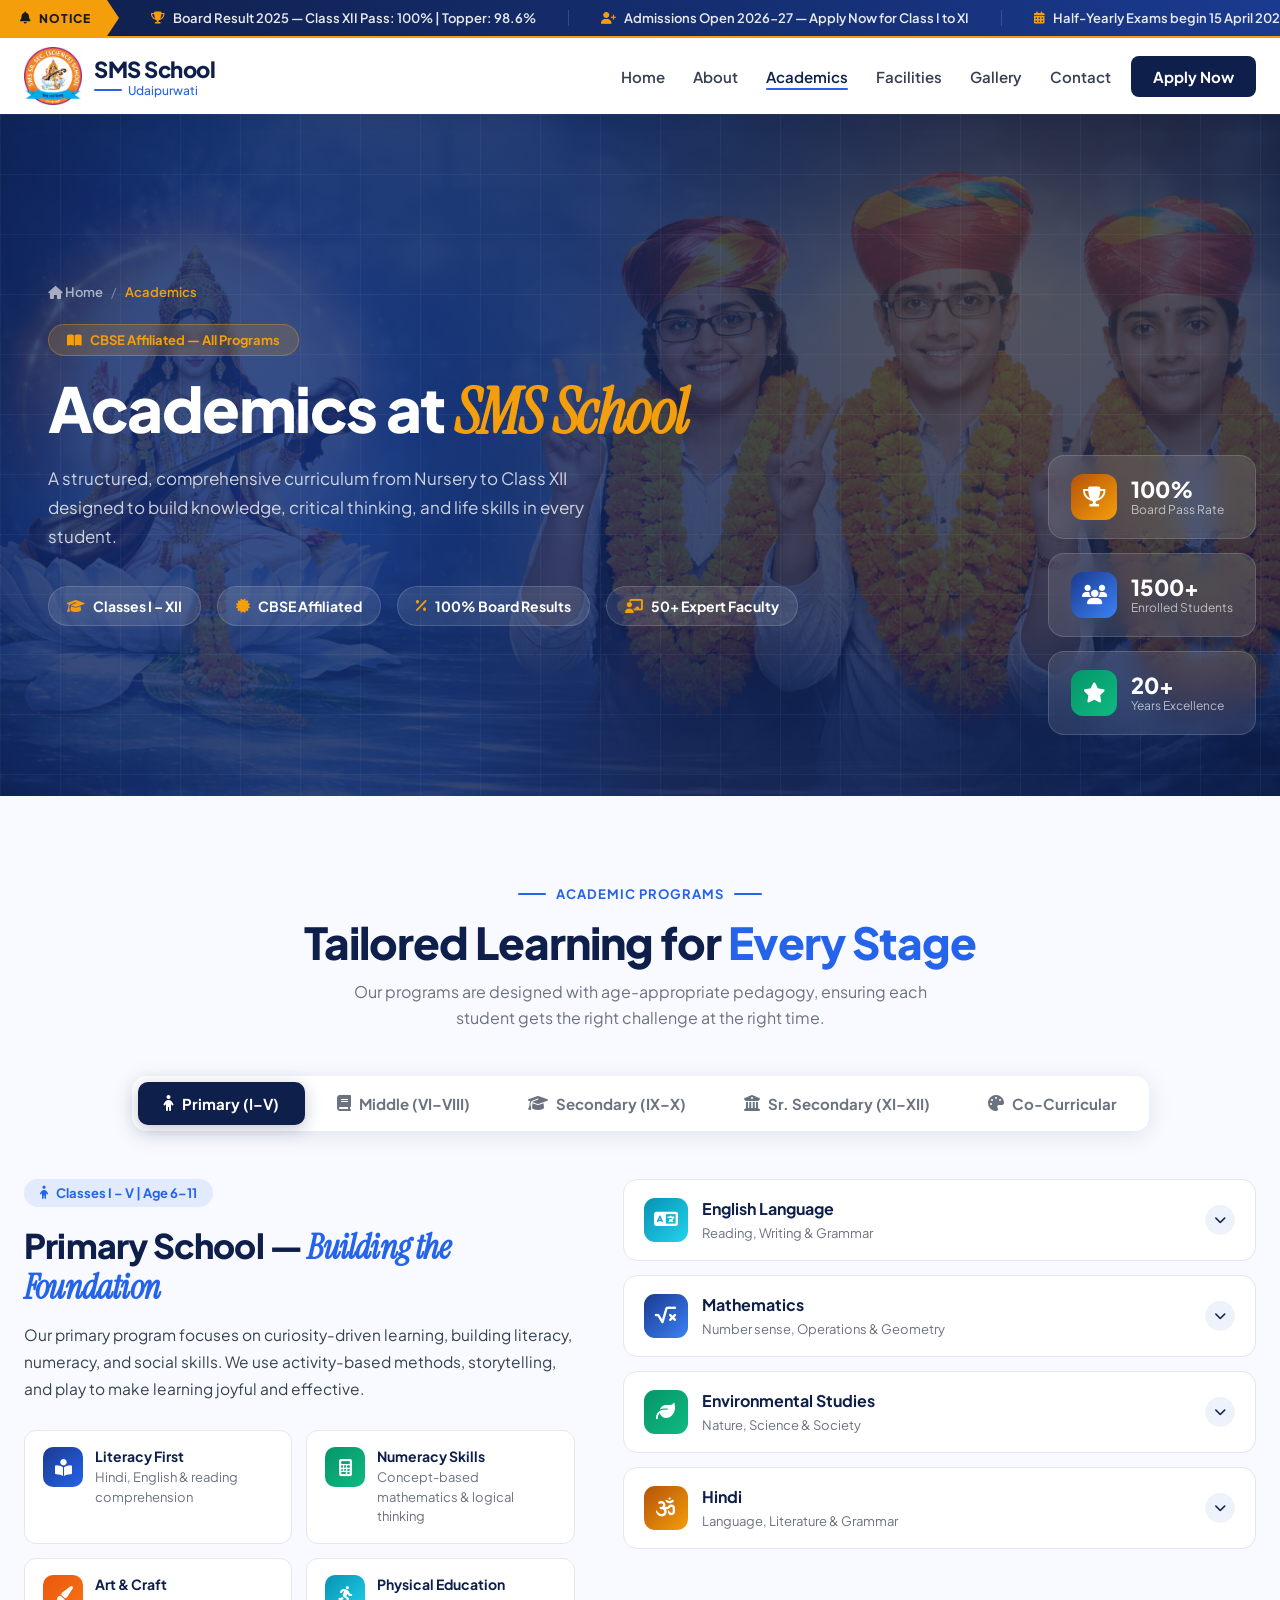
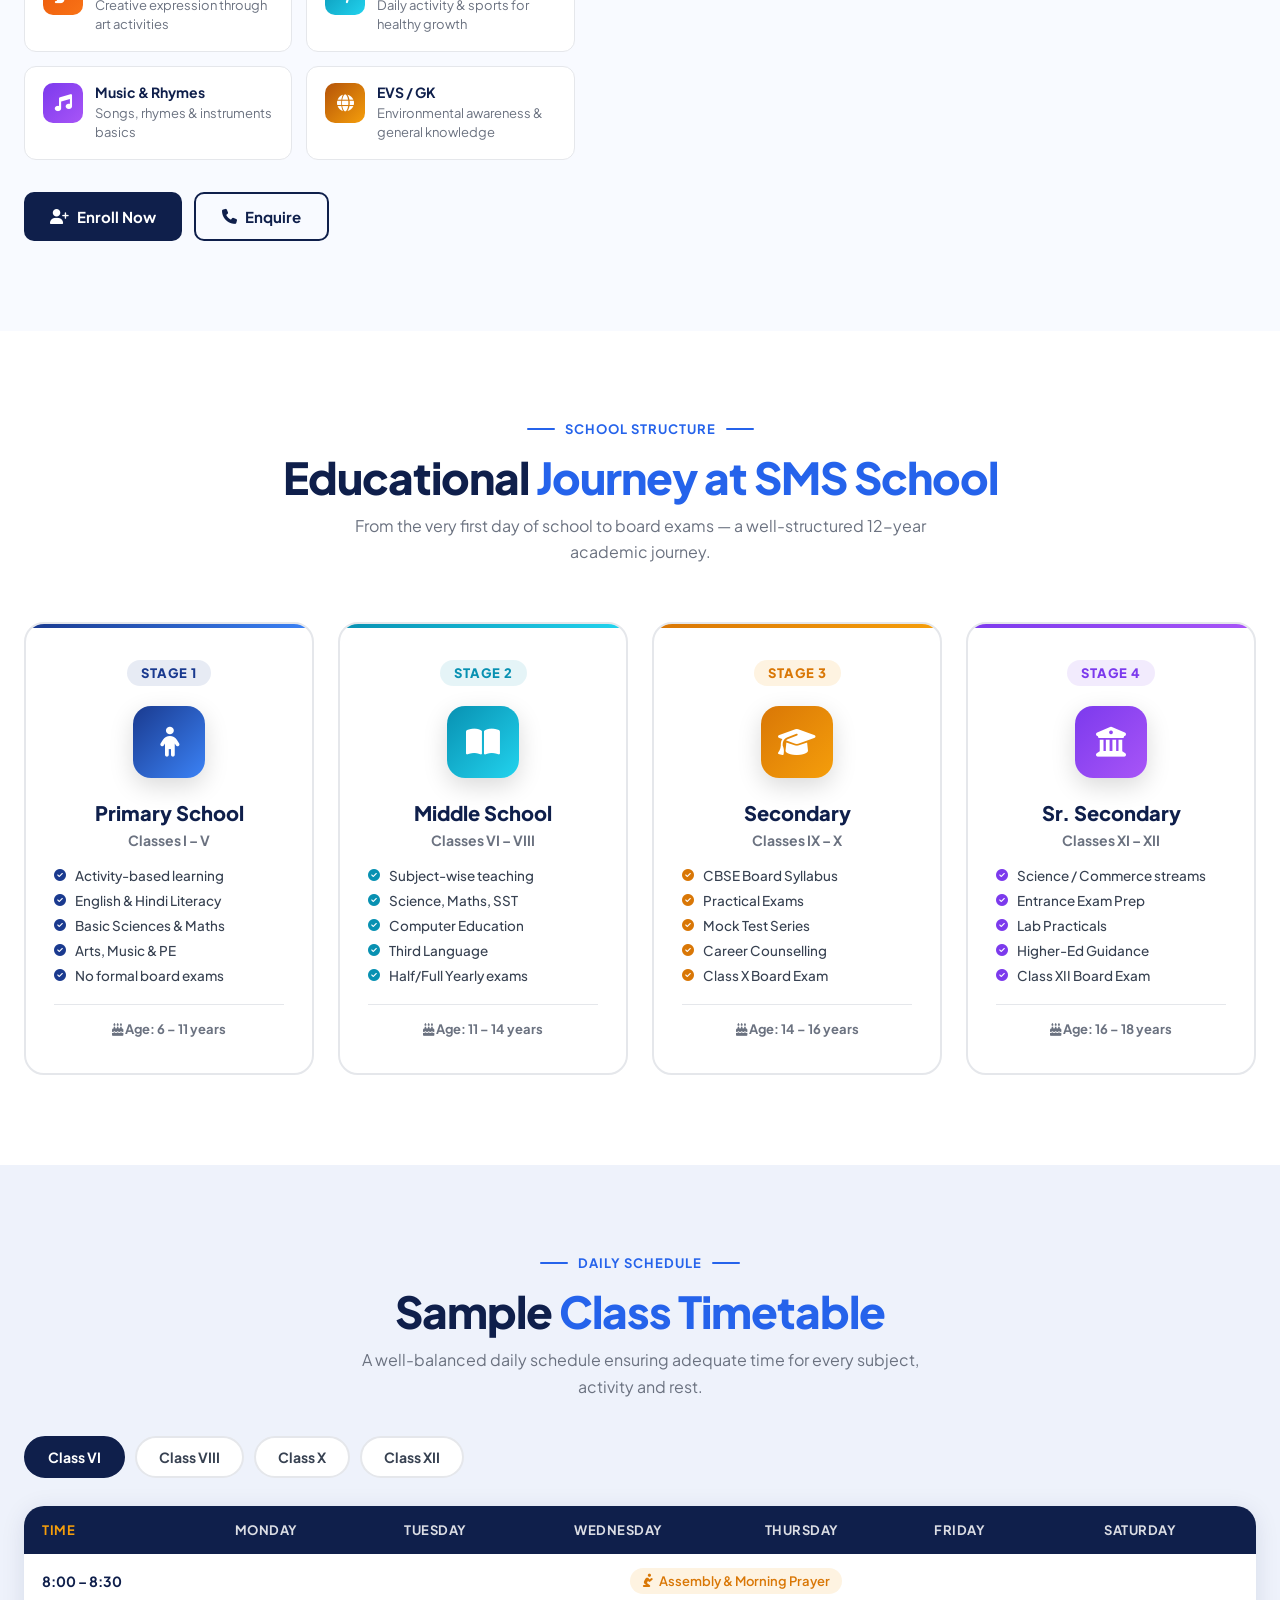
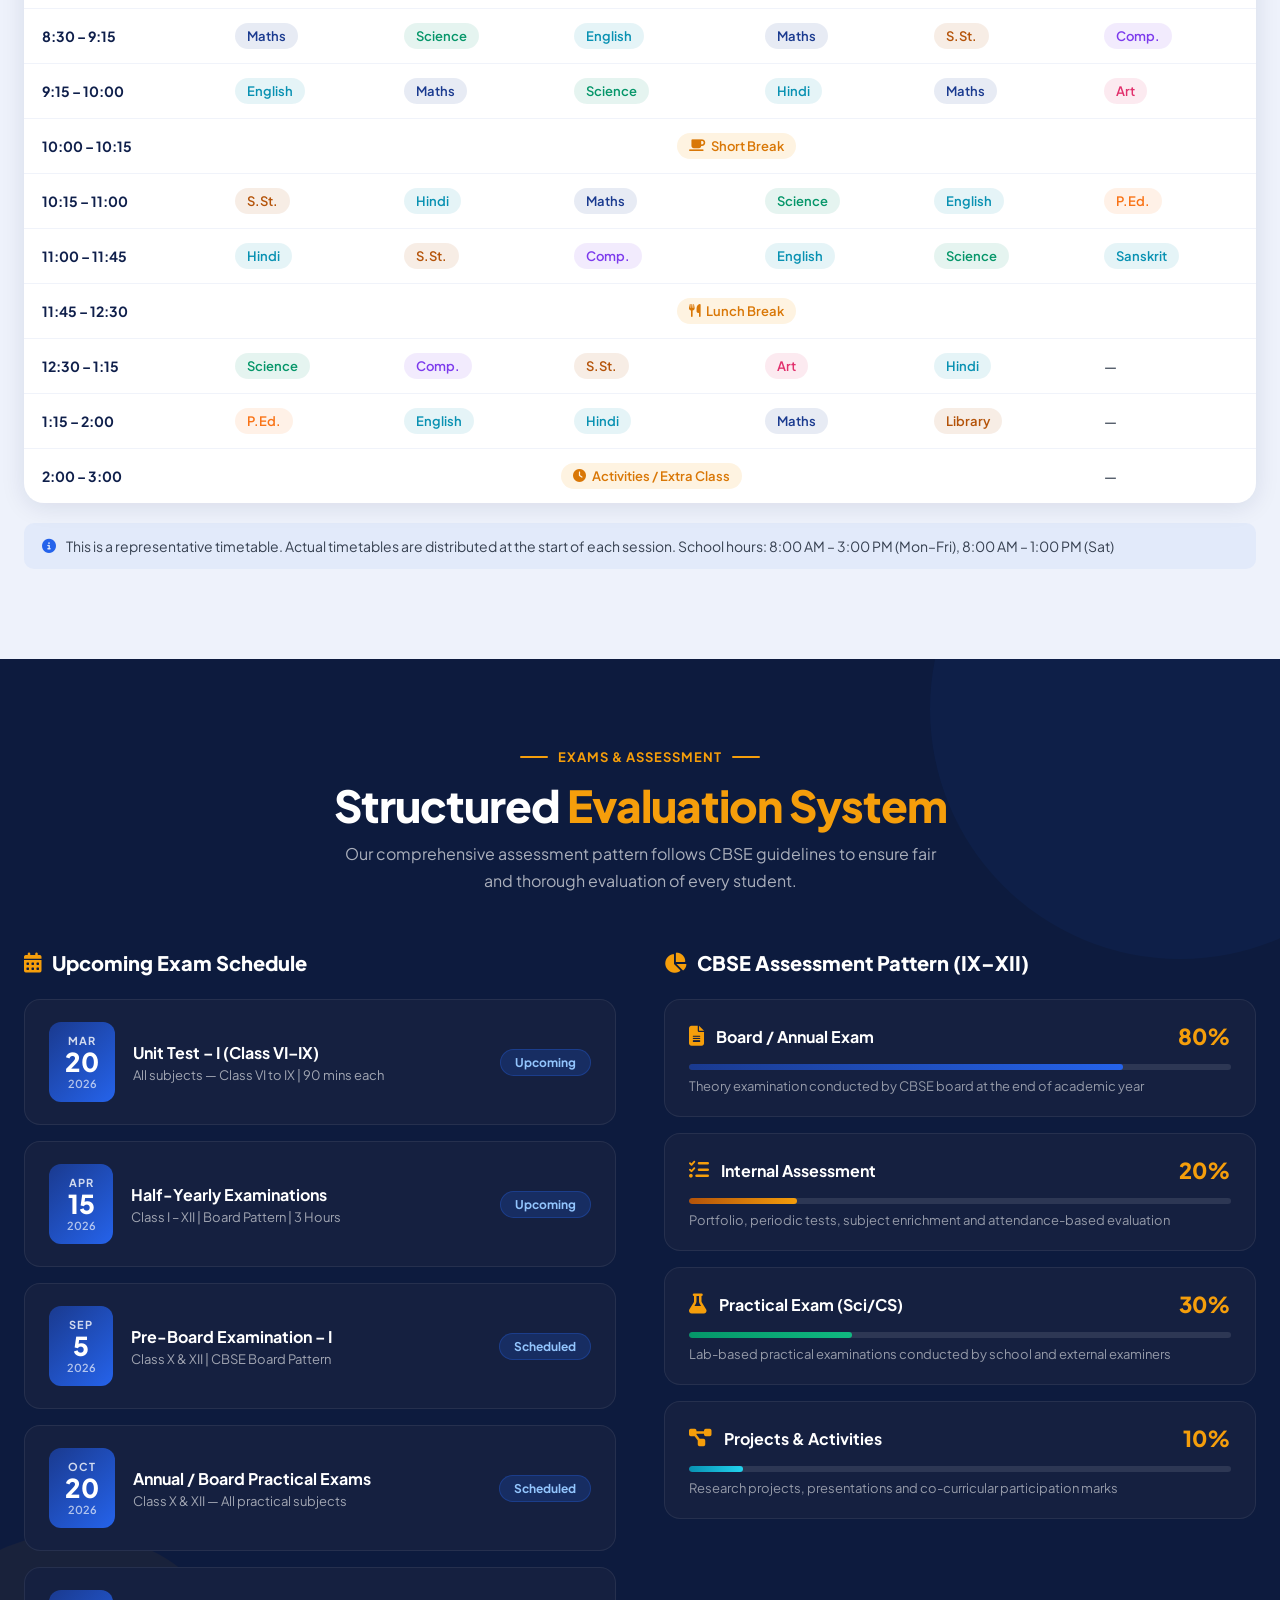
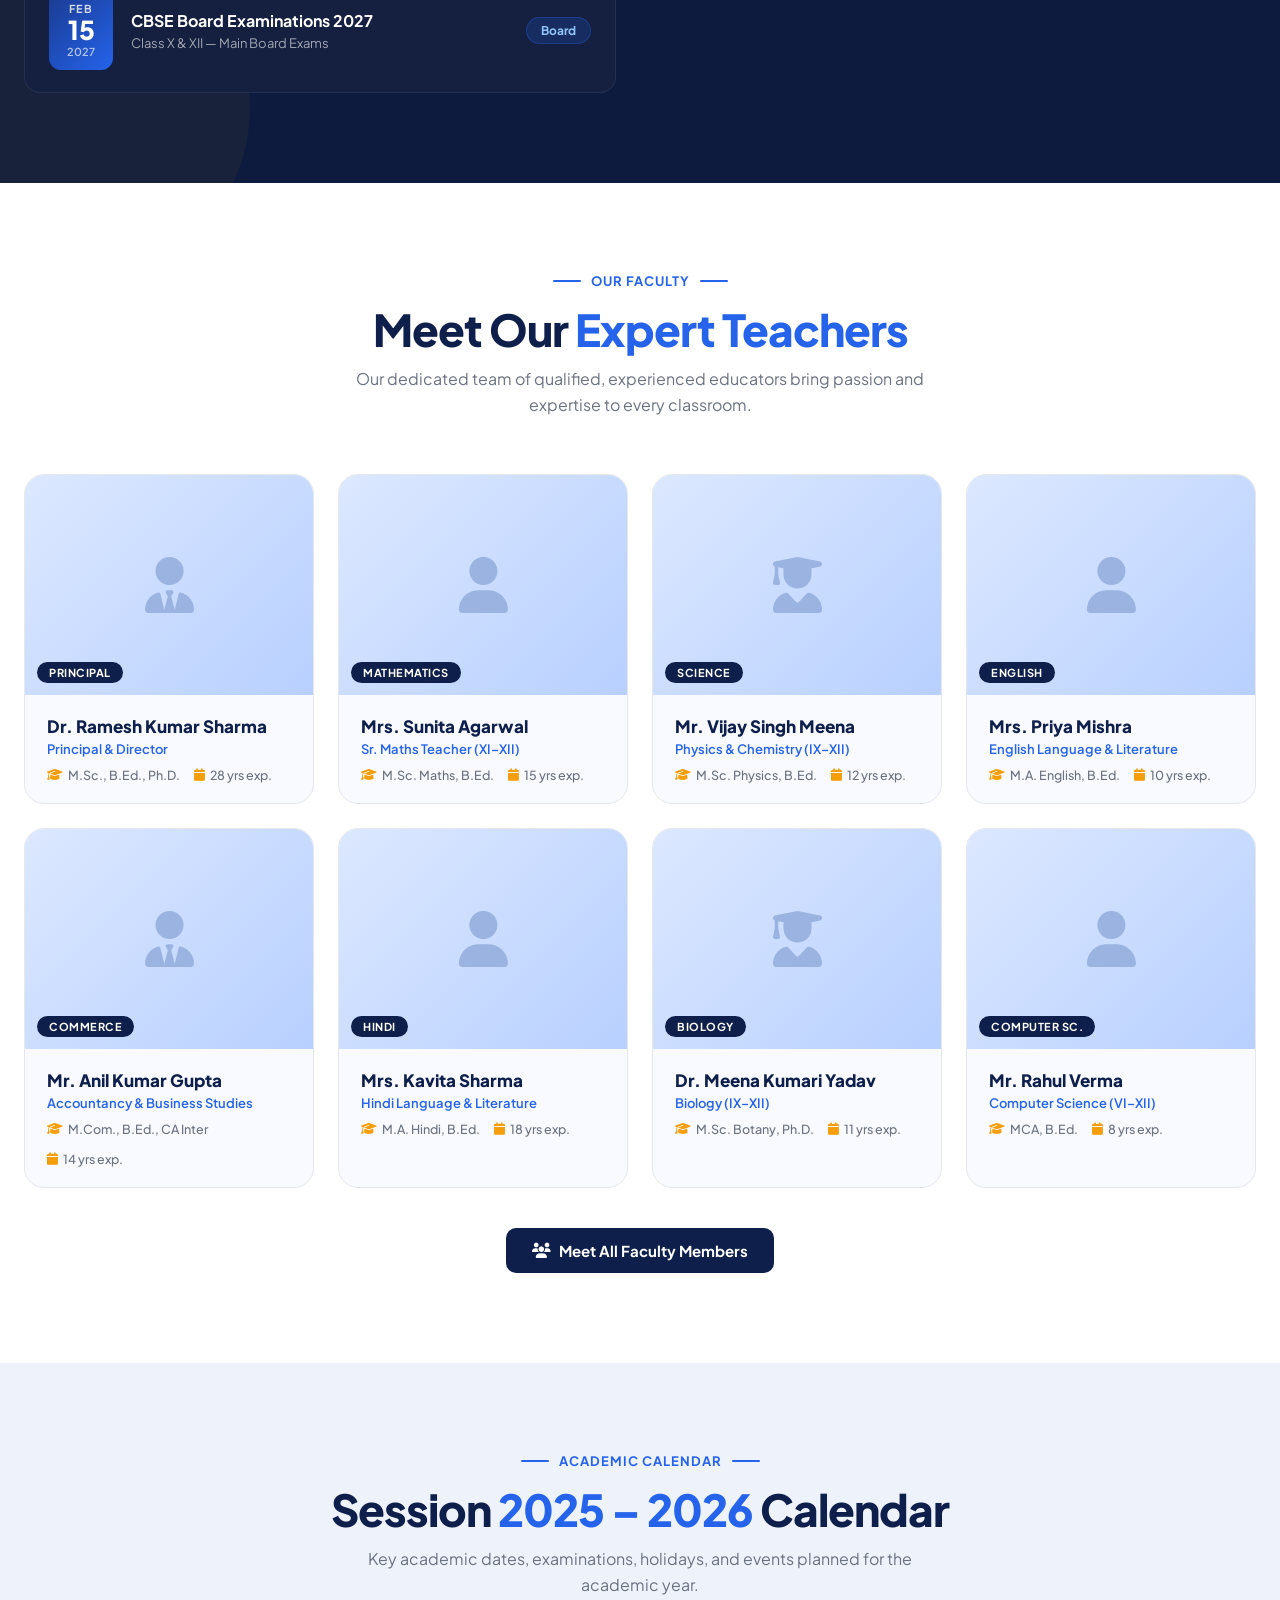
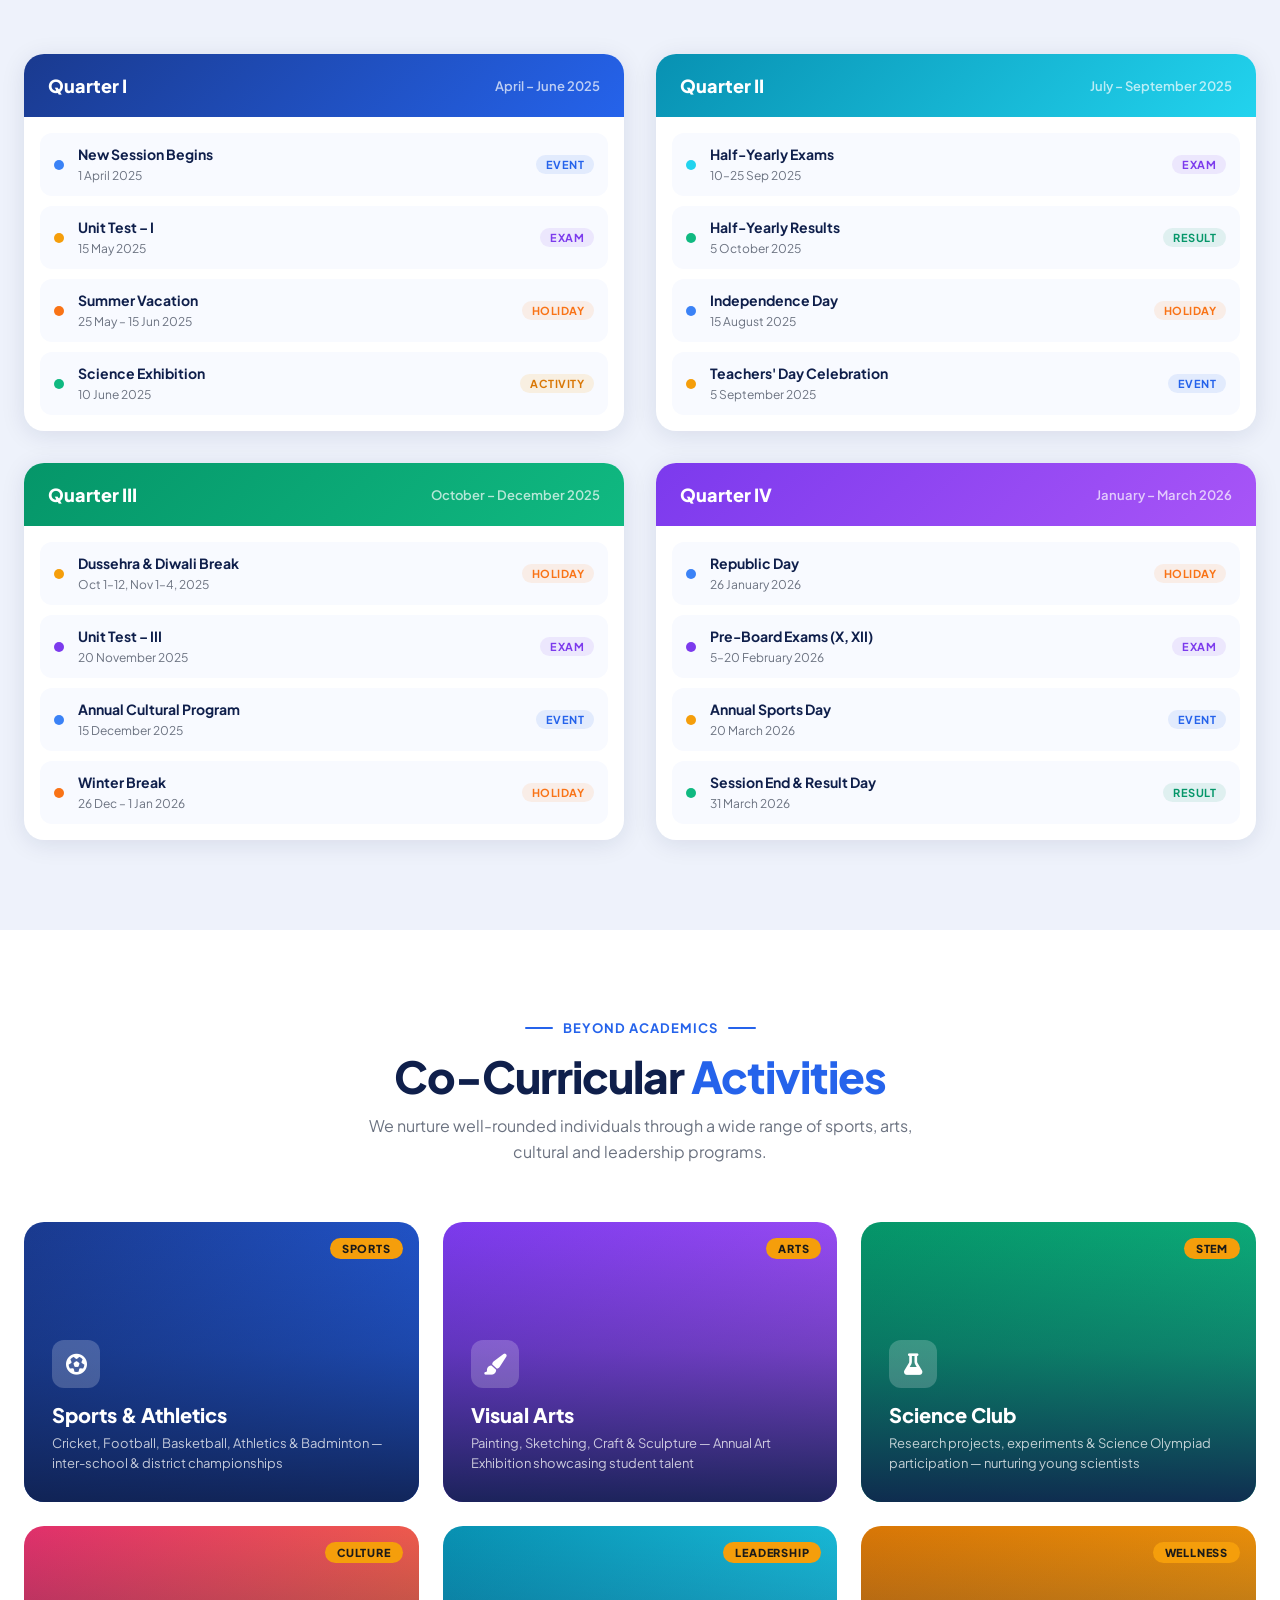
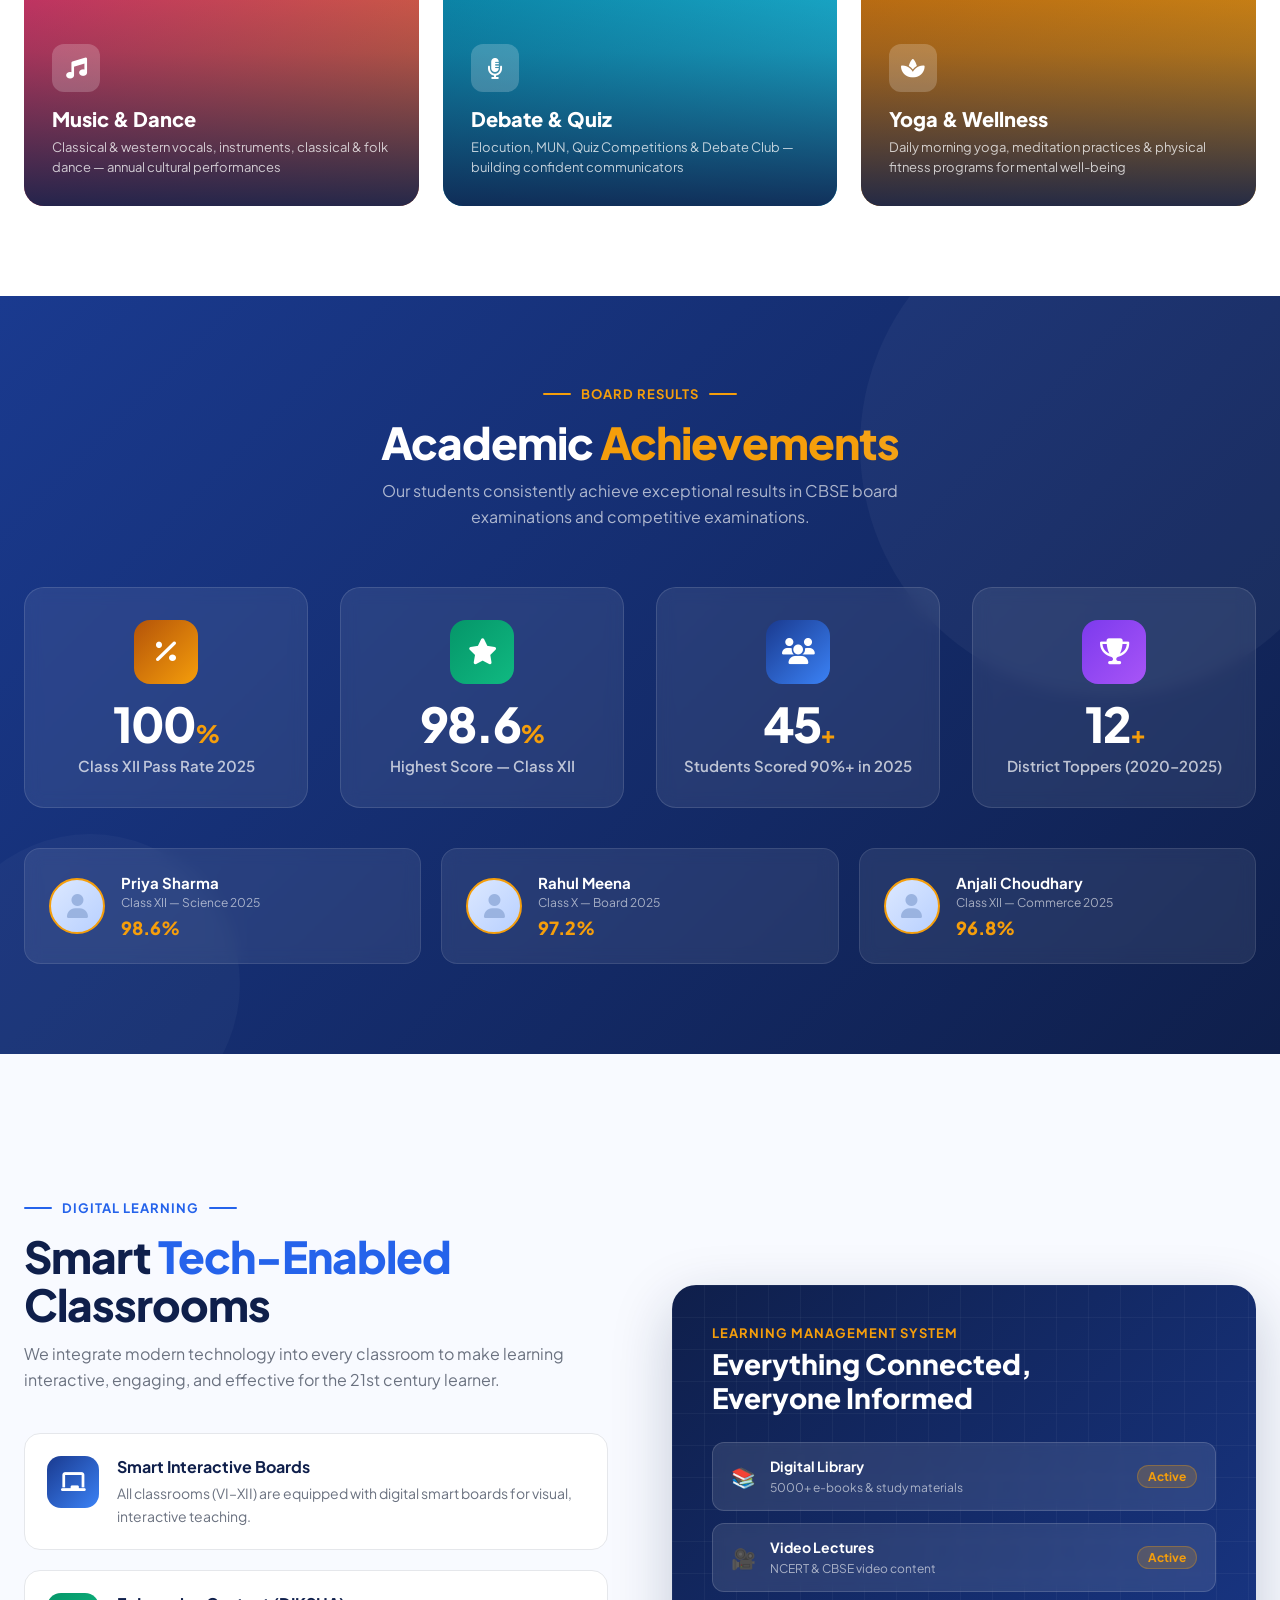
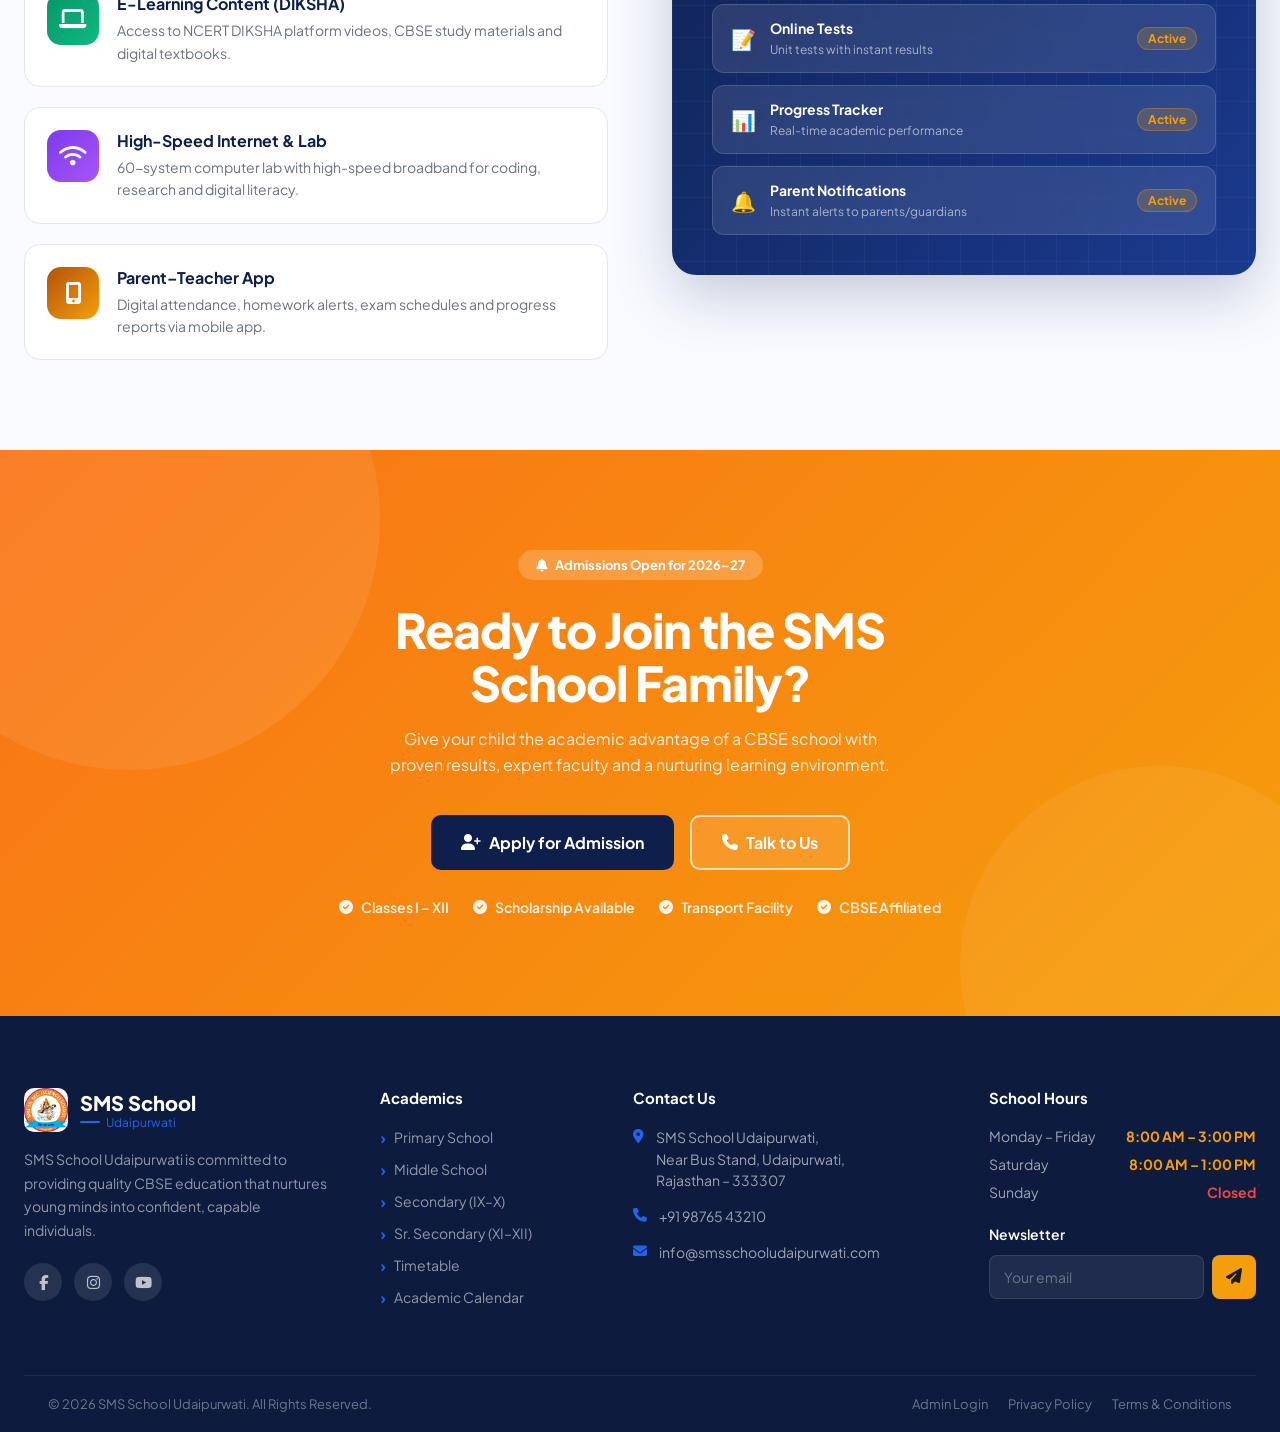
<file: Academics.html>
<!DOCTYPE html>
<html lang="en">
<head>
<meta charset="UTF-8">
<meta name="viewport" content="width=device-width, initial-scale=1.0">
<meta name="description" content="SMS School Udaipurwati Academics — Comprehensive CBSE curriculum from Primary to Senior Secondary with expert faculty, smart classrooms, and proven results.">
<title>Academics — SMS School Udaipurwati</title>
<link rel="preconnect" href="https://fonts.googleapis.com">
<link rel="preconnect" href="https://fonts.gstatic.com" crossorigin>
<link href="https://fonts.googleapis.com/css2?family=Plus+Jakarta+Sans:wght@400;500;600;700;800&family=Instrument+Serif:ital@0;1&display=swap" rel="stylesheet">
<link rel="stylesheet" href="https://cdnjs.cloudflare.com/ajax/libs/font-awesome/6.5.0/css/all.min.css">
<style>
/* ══════════════════════════════════════════════════
   ROOT & RESET
══════════════════════════════════════════════════ */
*, *::before, *::after { box-sizing: border-box; margin: 0; padding: 0; }
:root {
    --navy:      #0f1f4b;
    --blue:      #1a3a8f;
    --sky:       #2563eb;
    --sky-light: #3b82f6;
    --gold:      #f59e0b;
    --orange:    #f97316;
    --teal:      #0891b2;
    --green:     #059669;
    --purple:    #7c3aed;
    --white:     #ffffff;
    --bg-light:  #eef2fb;
    --bg-soft:   #f8faff;
    --text-dark: #0f1f4b;
    --text-mid:  #374151;
    --text-muted:#6b7280;
    --dark-bg:   #0d1b3e;
    --card-bg:   #152040;
    --border:    #e5e7eb;
    --font-main: 'Plus Jakarta Sans', sans-serif;
    --font-serif:'Instrument Serif', serif;
    --shadow:    0 4px 24px rgba(15,31,75,0.10);
    --shadow-lg: 0 8px 40px rgba(15,31,75,0.18);
    --shadow-xl: 0 20px 60px rgba(15,31,75,0.22);
    --radius:    16px;
    --radius-sm: 10px;
}
html { scroll-behavior: smooth; }
body { font-family: var(--font-main); color: var(--text-dark); background: #fff; overflow-x: hidden; }

/* ══════════════════════════════════════════════════
   NOTIFICATION BAR
══════════════════════════════════════════════════ */
.notif-bar { background: linear-gradient(90deg,var(--navy),#1a3a8f); border-bottom: 2px solid var(--gold); overflow: hidden; position: relative; z-index: 1100; }
.notif-inner { max-width: 1280px; margin: 0 auto; display: flex; align-items: stretch; }
.notif-label { background: var(--gold); color: #1a1a1a; padding: 10px 28px 10px 20px; font-size: 12px; font-weight: 800; letter-spacing: 1px; text-transform: uppercase; display: flex; align-items: center; gap: 7px; white-space: nowrap; flex-shrink: 0; clip-path: polygon(0 0, calc(100% - 12px) 0, 100% 50%, calc(100% - 12px) 100%, 0 100%); }
.notif-ticker { flex: 1; overflow: hidden; display: flex; align-items: center; padding: 10px 0; }
.notif-track { display: flex; animation: notifScroll 35s linear infinite; white-space: nowrap; }
.notif-track:hover { animation-play-state: paused; }
.notif-item { display: inline-flex; align-items: center; gap: 8px; padding: 0 32px; font-size: 13px; font-weight: 600; color: rgba(255,255,255,0.9); border-right: 1px solid rgba(255,255,255,0.15); cursor: pointer; transition: color .2s; }
.notif-item:hover { color: var(--gold); }
.notif-item i { color: var(--gold); font-size: 12px; }
@keyframes notifScroll { 0%{transform:translateX(0)} 100%{transform:translateX(-50%)} }

/* ══════════════════════════════════════════════════
   HEADER
══════════════════════════════════════════════════ */
header { position: sticky; top: 0; z-index: 1000; background: #fff; box-shadow: 0 2px 16px rgba(15,31,75,0.08); }
.header-inner { max-width: 1280px; margin: 0 auto; padding: 0 24px; display: flex; align-items: center; justify-content: space-between; height: 76px; }
.logo { display: flex; align-items: center; gap: 12px; text-decoration: none; }
.logo-img-wrap { width: 58px; height: 58px; display: flex; align-items: center; justify-content: center; flex-shrink: 0; }
.logo-img-wrap img { width: 100%; height: 100%; object-fit: contain; display: block; }
.logo-text .name { font-size: 22px; font-weight: 800; color: var(--navy); letter-spacing: -.5px; }
.logo-text .sub { font-size: 12px; font-weight: 500; color: var(--sky); display: flex; align-items: center; gap: 6px; }
.logo-text .sub::before { content:''; display:block; width:28px; height:2px; background:var(--sky); border-radius:2px; }
.header-right { display: flex; align-items: center; gap: 20px; }
nav { display: flex; align-items: center; gap: 28px; }
nav a { font-size: 15px; font-weight: 600; color: var(--text-mid); text-decoration: none; transition: color .2s; position: relative; }
nav a:hover, nav a.active { color: var(--navy); }
nav a.active::after { content:''; position: absolute; bottom: -4px; left: 0; right: 0; height: 2px; background: var(--sky); border-radius: 2px; }
.btn-cta { background: var(--navy); color: #fff; padding: 11px 22px; border-radius: 8px; font-size: 15px; font-weight: 700; text-decoration: none; transition: background .2s, transform .2s; white-space: nowrap; }
.btn-cta:hover { background: var(--blue); transform: translateY(-1px); }
.hamburger { display: none; background: none; border: 2px solid #e5e7eb; width: 44px; height: 44px; border-radius: 10px; font-size: 20px; color: var(--navy); cursor: pointer; align-items: center; justify-content: center; transition: background .2s; }
.hamburger:hover { background: var(--bg-light); }

/* ══════════════════════════════════════════════════
   MOBILE NAV
══════════════════════════════════════════════════ */
.mob-overlay { display: none; position: fixed; inset: 0; z-index: 2000; background: rgba(10,18,50,.55); backdrop-filter: blur(3px); }
.mob-overlay.open { display: block; }
.mob-drawer { position: absolute; top: 0; left: 0; width: 300px; max-width: 85vw; height: 100%; background: #fff; display: flex; flex-direction: column; transform: translateX(-100%); transition: transform .3s cubic-bezier(.4,0,.2,1); box-shadow: 4px 0 40px rgba(15,31,75,.2); overflow-y: auto; }
.mob-overlay.open .mob-drawer { transform: translateX(0); }
.mob-head { display: flex; align-items: center; justify-content: space-between; padding: 16px 18px; background: var(--navy); flex-shrink: 0; }
.mob-head-logo { display: flex; align-items: center; gap: 10px; }
.mob-logo-img { width: 44px; height: 44px; border-radius: 9px; overflow: hidden; flex-shrink: 0; }
.mob-logo-img img { width: 100%; height: 100%; object-fit: cover; }
.mob-head-logo .ln { font-size: 15px; font-weight: 800; color: #fff; }
.mob-head-logo .ls { font-size: 11px; color: rgba(255,255,255,.6); }
.mob-close { background: rgba(255,255,255,.15); border: none; width: 36px; height: 36px; border-radius: 8px; color: #fff; font-size: 16px; cursor: pointer; display: flex; align-items: center; justify-content: center; }
.mob-links a { display: flex; align-items: center; gap: 14px; padding: 14px 20px; font-size: 16px; font-weight: 600; color: var(--text-mid); text-decoration: none; border-bottom: 1px solid #f5f5f5; transition: background .15s, color .15s, padding-left .2s; }
.mob-links a .icon { width: 38px; height: 38px; border-radius: 9px; background: var(--bg-light); display: flex; align-items: center; justify-content: center; font-size: 15px; color: var(--sky); flex-shrink: 0; transition: background .15s, color .15s; }
.mob-links a:hover { background: var(--bg-light); color: var(--navy); padding-left: 26px; }
.mob-links a:hover .icon { background: var(--sky); color: #fff; }
.mob-cta { padding: 14px 18px 20px; border-top: 1px solid #f0f0f0; }
.mob-cta a { display: flex; align-items: center; justify-content: center; gap: 10px; background: var(--navy); color: #fff; padding: 15px; border-radius: 12px; font-size: 15px; font-weight: 700; text-decoration: none; }

/* ══════════════════════════════════════════════════
   BREADCRUMB HERO
══════════════════════════════════════════════════ */
.page-hero {
    position: relative;
    min-height: 420px;
    display: flex;
    align-items: center;
    overflow: hidden;
    background: var(--navy);
}
.page-hero-bg {
    position: absolute; inset: 0;
    background: url('images/web-hero5.png') center/cover no-repeat;
    opacity: 0.18;
}
.page-hero-pattern {
    position: absolute; inset: 0;
    background-image:
        radial-gradient(circle at 20% 50%, rgba(37,99,235,0.25) 0%, transparent 50%),
        radial-gradient(circle at 80% 20%, rgba(245,158,11,0.15) 0%, transparent 40%);
}
/* Animated grid lines */
.page-hero-grid {
    position: absolute; inset: 0;
    background-image:
        linear-gradient(rgba(255,255,255,0.04) 1px, transparent 1px),
        linear-gradient(90deg, rgba(255,255,255,0.04) 1px, transparent 1px);
    background-size: 60px 60px;
}
.page-hero-content {
    position: relative; z-index: 2;
    max-width: 1280px; margin: 0 auto;
    padding: 80px 24px;
    width: 100%;
}
.breadcrumb {
    display: flex; align-items: center; gap: 8px;
    margin-bottom: 24px;
}
.breadcrumb a { font-size: 13px; font-weight: 600; color: rgba(255,255,255,.6); text-decoration: none; transition: color .2s; }
.breadcrumb a:hover { color: var(--gold); }
.breadcrumb span { color: rgba(255,255,255,.35); font-size: 13px; }
.breadcrumb .current { font-size: 13px; font-weight: 600; color: var(--gold); }
.page-hero-badge {
    display: inline-flex; align-items: center; gap: 8px;
    background: rgba(245,158,11,.18);
    border: 1px solid rgba(245,158,11,.35);
    color: var(--gold);
    padding: 7px 18px; border-radius: 50px;
    font-size: 13px; font-weight: 700;
    margin-bottom: 20px;
    backdrop-filter: blur(4px);
}
.page-hero h1 {
    font-size: clamp(36px, 5vw, 62px);
    font-weight: 800; color: #fff;
    line-height: 1.06; letter-spacing: -1.5px;
    margin-bottom: 18px;
}
.page-hero h1 .accent { color: var(--gold); font-style: italic; font-family: var(--font-serif); }
.page-hero p { font-size: 17px; color: rgba(255,255,255,.78); line-height: 1.7; max-width: 560px; margin-bottom: 36px; }
.hero-stat-chips { display: flex; gap: 16px; flex-wrap: wrap; }
.hero-chip {
    display: flex; align-items: center; gap: 8px;
    background: rgba(255,255,255,.1);
    border: 1px solid rgba(255,255,255,.15);
    backdrop-filter: blur(6px);
    color: #fff; padding: 10px 18px; border-radius: 50px;
    font-size: 14px; font-weight: 700;
}
.hero-chip i { color: var(--gold); }

/* Floating accent cards */
.hero-float-cards {
    position: absolute; right: max(24px, calc((100vw - 1280px)/2 + 24px));
    top: 50%; transform: translateY(-50%);
    display: flex; flex-direction: column; gap: 14px;
    z-index: 3;
}
.hero-float-card {
    background: rgba(255,255,255,.1);
    backdrop-filter: blur(12px);
    border: 1px solid rgba(255,255,255,.15);
    border-radius: 16px;
    padding: 18px 22px;
    min-width: 200px;
    display: flex; align-items: center; gap: 14px;
    transition: transform .3s;
}
.hero-float-card:hover { transform: translateX(-6px); }
.hfc-icon {
    width: 46px; height: 46px; border-radius: 12px;
    display: flex; align-items: center; justify-content: center;
    font-size: 20px; color: #fff; flex-shrink: 0;
}
.hfc-text .num { font-size: 22px; font-weight: 800; color: #fff; line-height: 1; }
.hfc-text .lbl { font-size: 12px; color: rgba(255,255,255,.65); margin-top: 2px; }

/* ══════════════════════════════════════════════════
   SECTION COMMONS
══════════════════════════════════════════════════ */
section { padding: 90px 24px; }
.container { max-width: 1280px; margin: 0 auto; }
.section-label { display: flex; align-items: center; gap: 10px; font-size: 13px; font-weight: 700; color: var(--sky); text-transform: uppercase; letter-spacing: 1px; margin-bottom: 16px; }
.section-label::before, .section-label::after { content:''; display:block; height:2px; width:28px; background:var(--sky); border-radius:2px; }
.section-label.center { justify-content: center; }
.section-label.gold { color: var(--gold); }
.section-label.gold::before, .section-label.gold::after { background: var(--gold); }
.section-title { font-size: clamp(28px,4vw,44px); font-weight: 800; line-height: 1.1; color: var(--navy); letter-spacing: -1px; }
.section-title .blue { color: var(--sky); }
.section-title .gold { color: var(--gold); }
.section-title.white { color: #fff; }
.section-sub { font-size: 16px; color: var(--text-muted); line-height: 1.65; margin-top: 12px; max-width: 600px; }
.section-sub.center { margin: 12px auto 0; text-align: center; }
.text-center { text-align: center; }

/* ══════════════════════════════════════════════════
   PROGRAMS OVERVIEW (Tab Section)
══════════════════════════════════════════════════ */
.programs-section { background: var(--bg-soft); }
.prog-tabs-wrap { display: flex; justify-content: center; margin: 44px 0 48px; }
.prog-tabs {
    display: flex; gap: 6px;
    background: #fff;
    border-radius: 14px;
    padding: 6px;
    box-shadow: var(--shadow);
    flex-wrap: wrap;
    justify-content: center;
}
.prog-tab {
    padding: 12px 26px; border-radius: 10px; border: none;
    background: transparent; font-family: var(--font-main);
    font-size: 15px; font-weight: 700; color: var(--text-muted);
    cursor: pointer; transition: all .25s; display: flex; align-items: center; gap: 8px;
    white-space: nowrap;
}
.prog-tab i { font-size: 16px; }
.prog-tab.active { background: var(--navy); color: #fff; box-shadow: 0 4px 16px rgba(15,31,75,.25); }
.prog-tab:not(.active):hover { background: var(--bg-light); color: var(--navy); }

.prog-panel { display: none; }
.prog-panel.active { display: block; }

.prog-grid {
    display: grid;
    grid-template-columns: 1fr 1.15fr;
    gap: 48px;
    align-items: start;
}

/* Left Info */
.prog-info-badge {
    display: inline-flex; align-items: center; gap: 8px;
    padding: 6px 16px; border-radius: 50px;
    font-size: 13px; font-weight: 700;
    margin-bottom: 20px;
}
.prog-info-badge.primary { background: rgba(37,99,235,.1); color: var(--sky); }
.prog-info-badge.middle  { background: rgba(245,158,11,.12); color: #d97706; }
.prog-info-badge.senior  { background: rgba(7,89,133,.1); color: var(--teal); }
.prog-info-badge.extra   { background: rgba(124,58,237,.1); color: var(--purple); }

.prog-info h2 { font-size: 34px; font-weight: 800; color: var(--navy); letter-spacing: -.8px; line-height: 1.12; margin-bottom: 14px; }
.prog-info h2 span { color: var(--sky); font-style: italic; font-family: var(--font-serif); }
.prog-info > p { font-size: 15.5px; color: var(--text-mid); line-height: 1.75; margin-bottom: 28px; }

.prog-highlights {
    display: grid; grid-template-columns: 1fr 1fr; gap: 14px;
    margin-bottom: 32px;
}
.prog-hl {
    background: #fff; border-radius: 12px;
    padding: 16px 18px; border: 1.5px solid var(--border);
    display: flex; align-items: flex-start; gap: 12px;
    transition: border-color .2s, box-shadow .2s;
}
.prog-hl:hover { border-color: var(--sky); box-shadow: 0 4px 16px rgba(37,99,235,.12); }
.prog-hl-icon {
    width: 40px; height: 40px; border-radius: 10px;
    display: flex; align-items: center; justify-content: center;
    font-size: 17px; flex-shrink: 0; color: #fff;
}
.prog-hl-icon.blue   { background: linear-gradient(135deg,#1a3a8f,#2563eb); }
.prog-hl-icon.teal   { background: linear-gradient(135deg,#0891b2,#22d3ee); }
.prog-hl-icon.orange { background: linear-gradient(135deg,#ea580c,#f97316); }
.prog-hl-icon.green  { background: linear-gradient(135deg,#059669,#10b981); }
.prog-hl-icon.purple { background: linear-gradient(135deg,#7c3aed,#a855f7); }
.prog-hl-icon.gold   { background: linear-gradient(135deg,#b45309,#f59e0b); }
.prog-hl h4 { font-size: 14px; font-weight: 700; color: var(--navy); margin-bottom: 3px; }
.prog-hl p  { font-size: 13px; color: var(--text-muted); line-height: 1.5; }

.prog-cta-btns { display: flex; gap: 12px; flex-wrap: wrap; }
.btn-primary { display: inline-flex; align-items: center; gap: 8px; background: var(--navy); color: #fff; padding: 13px 26px; border-radius: 10px; font-size: 15px; font-weight: 700; text-decoration: none; transition: all .2s; }
.btn-primary:hover { background: var(--blue); transform: translateY(-2px); box-shadow: var(--shadow-lg); }
.btn-outline { display: inline-flex; align-items: center; gap: 8px; border: 2px solid var(--navy); color: var(--navy); padding: 13px 26px; border-radius: 10px; font-size: 15px; font-weight: 700; text-decoration: none; transition: all .2s; background: transparent; }
.btn-outline:hover { background: var(--navy); color: #fff; }

/* Right Cards */
.prog-right { display: flex; flex-direction: column; gap: 14px; }

.subject-card {
    background: #fff; border-radius: 14px;
    border: 1.5px solid var(--border);
    overflow: hidden;
    transition: box-shadow .2s, border-color .2s, transform .2s;
    cursor: pointer;
}
.subject-card:hover { box-shadow: var(--shadow-lg); border-color: rgba(37,99,235,.25); transform: translateY(-3px); }
.subject-head {
    display: flex; align-items: center; justify-content: space-between;
    padding: 18px 20px;
    cursor: pointer;
}
.subject-head-left { display: flex; align-items: center; gap: 14px; }
.subj-icon {
    width: 44px; height: 44px; border-radius: 11px;
    display: flex; align-items: center; justify-content: center;
    font-size: 19px; color: #fff; flex-shrink: 0;
}
.subj-icon.math    { background: linear-gradient(135deg,#1a3a8f,#3b82f6); }
.subj-icon.sci     { background: linear-gradient(135deg,#059669,#10b981); }
.subj-icon.lang    { background: linear-gradient(135deg,#0891b2,#22d3ee); }
.subj-icon.sst     { background: linear-gradient(135deg,#b45309,#f59e0b); }
.subj-icon.cs      { background: linear-gradient(135deg,#7c3aed,#a855f7); }
.subj-icon.art     { background: linear-gradient(135deg,#e1306c,#f77737); }
.subj-icon.pe      { background: linear-gradient(135deg,#ea580c,#f97316); }
.subj-icon.commerce{ background: linear-gradient(135deg,#0f766e,#14b8a6); }
.subject-head h4 { font-size: 16px; font-weight: 700; color: var(--navy); margin-bottom: 2px; }
.subject-head span { font-size: 13px; color: var(--text-muted); }
.subj-arrow { width: 30px; height: 30px; border-radius: 50%; background: var(--bg-light); border: none; cursor: pointer; display: flex; align-items: center; justify-content: center; font-size: 12px; color: var(--navy); flex-shrink: 0; transition: all .2s; }
.subject-card.open .subj-arrow { background: var(--navy); color: #fff; transform: rotate(180deg); }
.subject-body {
    max-height: 0; overflow: hidden;
    transition: max-height .4s cubic-bezier(.4,0,.2,1);
    border-top: 0px solid var(--border);
}
.subject-card.open .subject-body {
    max-height: 300px;
    border-top: 1.5px solid var(--border);
}
.subject-body-inner { padding: 18px 20px; display: grid; grid-template-columns: 1fr 1fr; gap: 8px; }
.subj-topic { display: flex; align-items: center; gap: 8px; font-size: 13.5px; color: var(--text-mid); font-weight: 500; }
.subj-topic i { color: var(--gold); font-size: 11px; flex-shrink: 0; }

/* ══════════════════════════════════════════════════
   ACADEMIC STRUCTURE / TIMELINE
══════════════════════════════════════════════════ */
.structure-section { background: #fff; }
.structure-grid { display: grid; grid-template-columns: repeat(4,1fr); gap: 24px; margin-top: 56px; }
.struct-card {
    position: relative;
    background: #fff;
    border-radius: 20px;
    padding: 36px 28px;
    border: 2px solid var(--border);
    transition: all .3s cubic-bezier(.34,1.56,.64,1);
    overflow: hidden;
    text-align: center;
    cursor: default;
}
.struct-card::before {
    content:'';
    position: absolute; top: 0; left: 0; right: 0; height: 4px;
    border-radius: 20px 20px 0 0;
}
.struct-card.c1::before { background: linear-gradient(90deg,#1a3a8f,#3b82f6); }
.struct-card.c2::before { background: linear-gradient(90deg,#0891b2,#22d3ee); }
.struct-card.c3::before { background: linear-gradient(90deg,#d97706,#f59e0b); }
.struct-card.c4::before { background: linear-gradient(90deg,#7c3aed,#a855f7); }
.struct-card:hover { transform: translateY(-10px); box-shadow: var(--shadow-xl); border-color: transparent; }
.struct-num {
    font-size: 13px; font-weight: 800; text-transform: uppercase; letter-spacing: 1px;
    padding: 5px 14px; border-radius: 20px; display: inline-block; margin-bottom: 20px;
}
.c1 .struct-num { background: rgba(26,58,143,.1); color: var(--blue); }
.c2 .struct-num { background: rgba(8,145,178,.1); color: var(--teal); }
.c3 .struct-num { background: rgba(245,158,11,.12); color: #d97706; }
.c4 .struct-num { background: rgba(124,58,237,.1); color: var(--purple); }
.struct-icon {
    width: 72px; height: 72px; border-radius: 18px;
    display: flex; align-items: center; justify-content: center;
    font-size: 30px; color: #fff; margin: 0 auto 22px;
    box-shadow: 0 8px 24px rgba(0,0,0,.15);
}
.c1 .struct-icon { background: linear-gradient(135deg,#1a3a8f,#3b82f6); }
.c2 .struct-icon { background: linear-gradient(135deg,#0891b2,#22d3ee); }
.c3 .struct-icon { background: linear-gradient(135deg,#d97706,#f59e0b); }
.c4 .struct-icon { background: linear-gradient(135deg,#7c3aed,#a855f7); }
.struct-card h3 { font-size: 20px; font-weight: 800; color: var(--navy); margin-bottom: 6px; }
.struct-card .grade { font-size: 14px; font-weight: 700; color: var(--text-muted); margin-bottom: 18px; }
.struct-features { list-style: none; text-align: left; }
.struct-features li { display: flex; align-items: center; gap: 9px; font-size: 13.5px; color: var(--text-mid); margin-bottom: 8px; font-weight: 500; }
.struct-features li i { font-size: 12px; flex-shrink: 0; }
.c1 .struct-features li i { color: var(--blue); }
.c2 .struct-features li i { color: var(--teal); }
.c3 .struct-features li i { color: #d97706; }
.c4 .struct-features li i { color: var(--purple); }
.struct-age {
    margin-top: 20px;
    padding-top: 16px;
    border-top: 1px solid var(--border);
    font-size: 13px; font-weight: 700; color: var(--text-muted);
}

/* Connector line between cards */
.struct-connector {
    display: flex; align-items: center; justify-content: center;
    gap: 24px; margin: 32px 0 0;
    position: relative;
}
.struct-connector::before {
    content:'';
    position: absolute;
    top: 50%; left: 5%;
    right: 5%;
    height: 2px;
    background: linear-gradient(90deg, #3b82f6, #22d3ee, #f59e0b, #a855f7);
    border-radius: 2px;
    z-index: 0;
}

/* ══════════════════════════════════════════════════
   TIMETABLE SECTION
══════════════════════════════════════════════════ */
.timetable-section { background: var(--bg-light); }
.tt-class-tabs { display: flex; gap: 10px; flex-wrap: wrap; margin: 36px 0 28px; }
.tt-tab {
    padding: 10px 22px; border-radius: 50px;
    border: 2px solid var(--border);
    background: #fff; font-family: var(--font-main);
    font-size: 14px; font-weight: 700; color: var(--text-mid);
    cursor: pointer; transition: all .2s;
}
.tt-tab.active, .tt-tab:hover { background: var(--navy); border-color: var(--navy); color: #fff; }

.tt-table-wrap { background: #fff; border-radius: 20px; box-shadow: var(--shadow); overflow: hidden; }
.tt-table { width: 100%; border-collapse: collapse; }
.tt-table thead tr { background: var(--navy); }
.tt-table thead th { padding: 16px 18px; font-size: 13px; font-weight: 700; color: rgba(255,255,255,.85); text-align: left; letter-spacing: .5px; text-transform: uppercase; white-space: nowrap; }
.tt-table thead th:first-child { color: var(--gold); }
.tt-table tbody tr { border-bottom: 1px solid #f0f3fa; transition: background .15s; }
.tt-table tbody tr:last-child { border-bottom: none; }
.tt-table tbody tr:hover { background: #f5f8ff; }
.tt-table tbody td { padding: 14px 18px; font-size: 14px; color: var(--text-mid); font-weight: 500; white-space: nowrap; }
.tt-table tbody td:first-child { font-weight: 700; color: var(--navy); }
.tt-subj-pill {
    display: inline-flex; align-items: center; gap: 6px;
    padding: 5px 12px; border-radius: 20px; font-size: 13px; font-weight: 600;
}
.tt-subj-pill.math   { background: rgba(26,58,143,.1); color: var(--blue); }
.tt-subj-pill.sci    { background: rgba(5,150,105,.1); color: var(--green); }
.tt-subj-pill.lang   { background: rgba(8,145,178,.1); color: var(--teal); }
.tt-subj-pill.sst    { background: rgba(180,83,9,.1); color: #b45309; }
.tt-subj-pill.cs     { background: rgba(124,58,237,.1); color: var(--purple); }
.tt-subj-pill.art    { background: rgba(225,48,108,.1); color: #e1306c; }
.tt-subj-pill.pe     { background: rgba(249,115,22,.1); color: var(--orange); }
.tt-subj-pill.break  { background: rgba(245,158,11,.12); color: #d97706; }
.tt-note { display: flex; align-items: flex-start; gap: 10px; background: rgba(37,99,235,.06); border-radius: 10px; padding: 14px 18px; margin-top: 20px; font-size: 14px; color: var(--text-mid); }
.tt-note i { color: var(--sky); flex-shrink: 0; margin-top: 2px; }

/* ══════════════════════════════════════════════════
   EXAM & ASSESSMENT SECTION
══════════════════════════════════════════════════ */
.exam-section { background: var(--dark-bg); position: relative; overflow: hidden; }
.exam-section::before { content:''; position:absolute; width:500px; height:500px; border-radius:50%; background:rgba(37,99,235,.06); top:-200px; right:-150px; pointer-events:none; }
.exam-section::after  { content:''; position:absolute; width:350px; height:350px; border-radius:50%; background:rgba(245,158,11,.05); bottom:-100px; left:-100px; pointer-events:none; }

.exam-grid { display: grid; grid-template-columns: 1fr 1fr; gap: 48px; margin-top: 56px; position: relative; z-index:1; }

.exam-schedule-list { display: flex; flex-direction: column; gap: 16px; }
.exam-item {
    background: var(--card-bg);
    border-radius: 16px;
    padding: 22px 24px;
    display: flex; align-items: center; gap: 18px;
    border: 1px solid rgba(255,255,255,.07);
    transition: border-color .2s, transform .2s;
    cursor: default;
}
.exam-item:hover { border-color: rgba(245,158,11,.3); transform: translateX(6px); }
.exam-date-box {
    background: linear-gradient(135deg,var(--blue),var(--sky));
    border-radius: 12px;
    padding: 12px 16px;
    text-align: center;
    min-width: 64px;
    flex-shrink: 0;
}
.exam-date-box .month { font-size: 11px; font-weight: 700; color: rgba(255,255,255,.8); text-transform: uppercase; letter-spacing: 1px; }
.exam-date-box .day   { font-size: 26px; font-weight: 900; color: #fff; line-height: 1; margin: 2px 0; }
.exam-date-box .year  { font-size: 11px; color: rgba(255,255,255,.65); font-weight: 600; }
.exam-info h4 { font-size: 16px; font-weight: 700; color: #fff; margin-bottom: 4px; }
.exam-info p  { font-size: 13px; color: rgba(255,255,255,.6); }
.exam-tag {
    margin-left: auto; flex-shrink: 0;
    padding: 5px 14px; border-radius: 20px;
    font-size: 12px; font-weight: 700;
}
.exam-tag.upcoming { background: rgba(37,99,235,.2); color: #93c5fd; border: 1px solid rgba(37,99,235,.3); }
.exam-tag.result   { background: rgba(5,150,105,.2); color: #6ee7b7; border: 1px solid rgba(5,150,105,.3); }
.exam-tag.holiday  { background: rgba(245,158,11,.15); color: #fcd34d; border: 1px solid rgba(245,158,11,.25); }

/* Assessment Pattern */
.assessment-cards { display: flex; flex-direction: column; gap: 16px; }
.assess-card {
    background: var(--card-bg);
    border-radius: 16px;
    padding: 22px 24px;
    border: 1px solid rgba(255,255,255,.07);
    transition: transform .2s, border-color .2s;
}
.assess-card:hover { transform: translateX(6px); border-color: rgba(37,99,235,.25); }
.assess-card-head { display: flex; align-items: center; justify-content: space-between; margin-bottom: 14px; }
.assess-card-title { display: flex; align-items: center; gap: 12px; }
.assess-card-title i { font-size: 20px; color: var(--gold); }
.assess-card-title h4 { font-size: 16px; font-weight: 700; color: #fff; }
.assess-pct { font-size: 22px; font-weight: 800; color: var(--gold); }
.assess-bar-wrap { height: 6px; background: rgba(255,255,255,.1); border-radius: 3px; overflow: hidden; }
.assess-bar { height: 100%; border-radius: 3px; transition: width 1s ease .3s; width: 0; }
.assess-bar.blue   { background: linear-gradient(90deg,var(--blue),var(--sky)); }
.assess-bar.gold   { background: linear-gradient(90deg,#b45309,var(--gold)); }
.assess-bar.green  { background: linear-gradient(90deg,var(--green),#10b981); }
.assess-bar.teal   { background: linear-gradient(90deg,#0891b2,#22d3ee); }
.assess-desc { font-size: 13px; color: rgba(255,255,255,.55); margin-top: 8px; }

/* ══════════════════════════════════════════════════
   FACULTY SECTION
══════════════════════════════════════════════════ */
.faculty-section { background: #fff; }
.faculty-grid { display: grid; grid-template-columns: repeat(4,1fr); gap: 24px; margin-top: 56px; }
.faculty-card {
    background: var(--bg-soft);
    border-radius: 20px;
    overflow: hidden;
    border: 1.5px solid var(--border);
    transition: all .3s cubic-bezier(.34,1.56,.64,1);
    cursor: default;
}
.faculty-card:hover { transform: translateY(-10px); box-shadow: var(--shadow-xl); border-color: rgba(37,99,235,.2); }
.faculty-img-wrap {
    position: relative; height: 220px;
    background: linear-gradient(135deg, #dce8ff, #b8d0ff);
    overflow: hidden;
}
.faculty-img-wrap img { width: 100%; height: 100%; object-fit: cover; object-position: top; display: block; transition: transform .4s; }
.faculty-card:hover .faculty-img-wrap img { transform: scale(1.06); }
.faculty-dept-tag {
    position: absolute; bottom: 12px; left: 12px;
    background: var(--navy);
    color: #fff; font-size: 11px; font-weight: 700;
    padding: 4px 12px; border-radius: 20px;
    letter-spacing: .5px; text-transform: uppercase;
}
.faculty-body { padding: 20px 22px; }
.faculty-body h3 { font-size: 17px; font-weight: 800; color: var(--navy); margin-bottom: 4px; }
.faculty-body .designation { font-size: 13px; color: var(--sky); font-weight: 600; margin-bottom: 10px; }
.faculty-meta { display: flex; gap: 14px; flex-wrap: wrap; }
.faculty-meta span { font-size: 12.5px; color: var(--text-muted); display: flex; align-items: center; gap: 5px; font-weight: 500; }
.faculty-meta span i { color: var(--gold); }
.faculty-placeholder {
    width: 100%; height: 100%;
    background: linear-gradient(135deg, #dce8ff, #b8d0ff);
    display: flex; align-items: center; justify-content: center;
    font-size: 56px; color: #9ab3e0;
}

/* ══════════════════════════════════════════════════
   ACADEMIC CALENDAR
══════════════════════════════════════════════════ */
.calendar-section { background: var(--bg-light); }
.calendar-grid { display: grid; grid-template-columns: 1fr 1fr; gap: 32px; margin-top: 56px; }

.cal-quarter {
    background: #fff; border-radius: 20px;
    box-shadow: var(--shadow); overflow: hidden;
}
.cal-quarter-head {
    padding: 20px 24px;
    display: flex; align-items: center; justify-content: space-between;
}
.cal-quarter-head h3 { font-size: 18px; font-weight: 800; color: #fff; }
.cal-quarter-head span { font-size: 13px; color: rgba(255,255,255,.7); font-weight: 600; }
.q1 .cal-quarter-head { background: linear-gradient(135deg,#1a3a8f,#2563eb); }
.q2 .cal-quarter-head { background: linear-gradient(135deg,#0891b2,#22d3ee); }
.q3 .cal-quarter-head { background: linear-gradient(135deg,#059669,#10b981); }
.q4 .cal-quarter-head { background: linear-gradient(135deg,#7c3aed,#a855f7); }

.cal-events { padding: 16px; display: flex; flex-direction: column; gap: 10px; }
.cal-event {
    display: flex; align-items: center; gap: 14px;
    padding: 12px 14px; border-radius: 12px;
    background: var(--bg-soft);
    transition: background .15s;
}
.cal-event:hover { background: #e8f0ff; }
.cal-event-dot {
    width: 10px; height: 10px; border-radius: 50%; flex-shrink: 0;
}
.cal-event-info { flex: 1; }
.cal-event-info h4 { font-size: 14px; font-weight: 700; color: var(--navy); }
.cal-event-info span { font-size: 12px; color: var(--text-muted); }
.cal-event-type {
    font-size: 11px; font-weight: 700; padding: 3px 10px;
    border-radius: 20px; text-transform: uppercase; letter-spacing: .5px; white-space: nowrap;
}
.type-exam    { background: rgba(124,58,237,.1); color: var(--purple); }
.type-holiday { background: rgba(249,115,22,.1); color: var(--orange); }
.type-event   { background: rgba(37,99,235,.1);  color: var(--sky); }
.type-result  { background: rgba(5,150,105,.1);  color: var(--green); }
.type-activity{ background: rgba(245,158,11,.12); color: #d97706; }

/* ══════════════════════════════════════════════════
   CO-CURRICULAR ACTIVITIES
══════════════════════════════════════════════════ */
.cocurr-section { background: #fff; }
.cocurr-grid { display: grid; grid-template-columns: repeat(3,1fr); gap: 24px; margin-top: 56px; }
.cocurr-card {
    border-radius: 20px;
    overflow: hidden;
    position: relative;
    min-height: 280px;
    cursor: pointer;
    transition: transform .3s, box-shadow .3s;
}
.cocurr-card:hover { transform: translateY(-8px); box-shadow: var(--shadow-xl); }
.cocurr-img {
    width: 100%; height: 100%;
    object-fit: cover;
    position: absolute; inset: 0;
    display: block;
    transition: transform .45s;
}
.cocurr-card:hover .cocurr-img { transform: scale(1.07); }
.cocurr-overlay {
    position: absolute; inset: 0;
    background: linear-gradient(0deg, rgba(15,31,75,.9) 0%, rgba(15,31,75,.3) 55%, transparent 100%);
}
.cocurr-body {
    position: absolute; bottom: 0; left: 0; right: 0;
    padding: 28px;
}
.cocurr-icon {
    width: 48px; height: 48px; border-radius: 12px;
    display: flex; align-items: center; justify-content: center;
    font-size: 21px; color: #fff;
    margin-bottom: 14px;
}
.cocurr-body h3 { font-size: 20px; font-weight: 800; color: #fff; margin-bottom: 6px; }
.cocurr-body p  { font-size: 13px; color: rgba(255,255,255,.75); line-height: 1.55; }
.cocurr-tag {
    position: absolute; top: 16px; right: 16px;
    background: var(--gold); color: #1a1a1a;
    font-size: 11px; font-weight: 800; padding: 4px 12px;
    border-radius: 20px; text-transform: uppercase; letter-spacing: .8px;
}
/* Placeholder bg for co-curricular if no image */
.cocurr-placeholder { position: absolute; inset: 0; }
.cp-sports  { background: linear-gradient(135deg,#1a3a8f,#2563eb); }
.cp-arts    { background: linear-gradient(135deg,#7c3aed,#a855f7); }
.cp-science { background: linear-gradient(135deg,#059669,#10b981); }
.cp-music   { background: linear-gradient(135deg,#e1306c,#f77737); }
.cp-debate  { background: linear-gradient(135deg,#0891b2,#22d3ee); }
.cp-yoga    { background: linear-gradient(135deg,#d97706,#f59e0b); }

/* ══════════════════════════════════════════════════
   RESULTS & ACHIEVEMENTS
══════════════════════════════════════════════════ */
.results-section { background: linear-gradient(135deg, var(--blue) 0%, var(--navy) 100%); position: relative; overflow: hidden; }
.results-section::before { content:''; position:absolute; width:500px; height:500px; border-radius:50%; background:rgba(255,255,255,.04); top:-100px; right:-80px; pointer-events:none; }
.results-section::after  { content:''; position:absolute; width:300px; height:300px; border-radius:50%; background:rgba(255,255,255,.03); bottom:-80px; left:-60px; pointer-events:none; }

.results-grid { display: grid; grid-template-columns: repeat(4,1fr); gap: 32px; position: relative; z-index:1; margin-top: 56px; }
.result-stat {
    background: rgba(255,255,255,.08);
    backdrop-filter: blur(8px);
    border: 1px solid rgba(255,255,255,.12);
    border-radius: 20px;
    padding: 32px 24px;
    text-align: center;
    transition: transform .3s, background .2s;
}
.result-stat:hover { transform: translateY(-6px); background: rgba(255,255,255,.14); }
.result-stat-icon {
    width: 64px; height: 64px; border-radius: 16px;
    display: flex; align-items: center; justify-content: center;
    font-size: 26px; color: #fff; margin: 0 auto 16px;
}
.rsi-gold   { background: linear-gradient(135deg,#b45309,#f59e0b); }
.rsi-green  { background: linear-gradient(135deg,#059669,#10b981); }
.rsi-blue   { background: linear-gradient(135deg,#1a3a8f,#3b82f6); }
.rsi-purple { background: linear-gradient(135deg,#7c3aed,#a855f7); }
.result-stat-num { font-size: 48px; font-weight: 900; color: #fff; line-height: 1; letter-spacing: -2px; }
.result-stat-suf { font-size: 24px; color: var(--gold); }
.result-stat-label { font-size: 15px; color: rgba(255,255,255,.7); font-weight: 600; margin-top: 8px; }

.toppers-showcase { display: grid; grid-template-columns: repeat(3,1fr); gap: 20px; margin-top: 40px; position: relative; z-index:1; }
.topper-card {
    background: rgba(255,255,255,.08);
    backdrop-filter: blur(8px);
    border: 1px solid rgba(255,255,255,.1);
    border-radius: 16px;
    padding: 24px;
    display: flex; align-items: center; gap: 16px;
    transition: transform .2s, background .2s;
}
.topper-card:hover { transform: translateY(-4px); background: rgba(255,255,255,.15); }
.topper-avatar {
    width: 56px; height: 56px; border-radius: 50%;
    overflow: hidden; flex-shrink: 0;
    border: 2px solid var(--gold);
    background: linear-gradient(135deg,#dce8ff,#b8d0ff);
    display: flex; align-items: center; justify-content: center;
    font-size: 24px; color: #9ab3e0;
}
.topper-avatar img { width: 100%; height: 100%; object-fit: cover; display: block; }
.topper-info h4 { font-size: 15px; font-weight: 700; color: #fff; margin-bottom: 3px; }
.topper-info .class { font-size: 12px; color: rgba(255,255,255,.6); margin-bottom: 6px; }
.topper-pct { font-size: 18px; font-weight: 900; color: var(--gold); }

/* ══════════════════════════════════════════════════
   DIGITAL LEARNING
══════════════════════════════════════════════════ */
.digital-section { background: var(--bg-soft); }
.digital-grid { display: grid; grid-template-columns: 1fr 1fr; gap: 64px; align-items: center; margin-top: 56px; }
.digital-features { display: flex; flex-direction: column; gap: 20px; }
.digi-feat {
    display: flex; gap: 18px; align-items: flex-start;
    padding: 22px; background: #fff; border-radius: 16px;
    border: 1.5px solid var(--border);
    transition: all .25s;
}
.digi-feat:hover { border-color: var(--sky); box-shadow: 0 6px 24px rgba(37,99,235,.12); transform: translateX(6px); }
.digi-icon {
    width: 52px; height: 52px; border-radius: 14px;
    display: flex; align-items: center; justify-content: center;
    font-size: 22px; color: #fff; flex-shrink: 0;
}
.digi-feat-text h4 { font-size: 16px; font-weight: 700; color: var(--navy); margin-bottom: 5px; }
.digi-feat-text p  { font-size: 14px; color: var(--text-muted); line-height: 1.6; }
.digital-visual {
    position: relative;
    background: linear-gradient(135deg, var(--navy), var(--blue));
    border-radius: 24px;
    padding: 40px;
    min-height: 420px;
    display: flex; flex-direction: column; justify-content: center;
    overflow: hidden;
    box-shadow: var(--shadow-xl);
}
.digital-visual::before {
    content:'';
    position: absolute; inset: 0;
    background-image:
        linear-gradient(rgba(255,255,255,.04) 1px, transparent 1px),
        linear-gradient(90deg, rgba(255,255,255,.04) 1px, transparent 1px);
    background-size: 32px 32px;
}
.dv-title { font-size: 13px; font-weight: 700; color: var(--gold); text-transform: uppercase; letter-spacing: 1px; margin-bottom: 6px; position: relative; z-index:1; }
.dv-heading { font-size: 28px; font-weight: 800; color: #fff; line-height: 1.2; margin-bottom: 28px; position: relative; z-index:1; }
.dv-modules { display: flex; flex-direction: column; gap: 12px; position: relative; z-index:1; }
.dv-module {
    background: rgba(255,255,255,.1);
    backdrop-filter: blur(6px);
    border: 1px solid rgba(255,255,255,.15);
    border-radius: 12px;
    padding: 14px 18px;
    display: flex; align-items: center; gap: 14px;
    transition: transform .2s;
}
.dv-module:hover { transform: translateX(6px); }
.dv-module-icon { font-size: 20px; flex-shrink: 0; }
.dv-module-info h5 { font-size: 14px; font-weight: 700; color: #fff; }
.dv-module-info span { font-size: 12px; color: rgba(255,255,255,.6); }
.dv-module-stat {
    margin-left: auto;
    background: rgba(245,158,11,.2);
    border: 1px solid rgba(245,158,11,.3);
    color: var(--gold);
    font-size: 12px; font-weight: 700;
    padding: 3px 10px; border-radius: 20px; white-space: nowrap;
}

/* ══════════════════════════════════════════════════
   ADMISSION CTA
══════════════════════════════════════════════════ */
.acad-cta-section {
    background: linear-gradient(135deg,#f97316 0%,#f59e0b 100%);
    padding: 100px 24px; text-align: center;
    position: relative; overflow: hidden;
}
.acad-cta-section::before { content:''; position:absolute; width:500px; height:500px; border-radius:50%; background:rgba(255,255,255,.08); top:-180px; left:-120px; pointer-events:none; }
.acad-cta-section::after  { content:''; position:absolute; width:400px; height:400px; border-radius:50%; background:rgba(255,255,255,.06); bottom:-150px; right:-80px; pointer-events:none; }
.acad-cta-inner { position: relative; z-index:1; }
.acad-cta-badge { display: inline-flex; align-items: center; gap: 8px; background: rgba(255,255,255,.2); color: #fff; padding: 7px 18px; border-radius: 50px; font-size: 13px; font-weight: 700; margin-bottom: 24px; }
.acad-cta-section h2 { font-size: clamp(28px,4vw,48px); font-weight: 800; color: #fff; max-width: 600px; margin: 0 auto 16px; line-height: 1.1; letter-spacing: -1px; }
.acad-cta-section p { color: rgba(255,255,255,.88); font-size: 16px; max-width: 500px; margin: 0 auto 36px; line-height: 1.65; }
.cta-btns { display: flex; gap: 16px; justify-content: center; flex-wrap: wrap; margin-bottom: 28px; }
.btn-white { display: inline-flex; align-items: center; gap: 8px; background: var(--navy); color: #fff; padding: 15px 30px; border-radius: 10px; font-size: 16px; font-weight: 700; text-decoration: none; transition: all .2s; }
.btn-white:hover { background: #0a1535; transform: translateY(-2px); box-shadow: 0 8px 24px rgba(15,31,75,.4); }
.btn-outline-white { display: inline-flex; align-items: center; gap: 8px; border: 2px solid rgba(255,255,255,.7); color: #fff; padding: 15px 30px; border-radius: 10px; font-size: 16px; font-weight: 700; text-decoration: none; transition: all .2s; background: rgba(255,255,255,.1); }
.btn-outline-white:hover { background: rgba(255,255,255,.25); border-color: #fff; }
.cta-feats { display: flex; gap: 24px; justify-content: center; flex-wrap: wrap; }
.cta-feat { display: flex; align-items: center; gap: 8px; color: rgba(255,255,255,.9); font-size: 14px; font-weight: 600; }

/* ══════════════════════════════════════════════════
   FOOTER
══════════════════════════════════════════════════ */
footer { background: var(--dark-bg); color: #fff; padding: 72px 24px 0; }
.footer-grid { display: grid; grid-template-columns: 1.5fr 1fr 1.5fr 1.3fr; gap: 48px; max-width: 1280px; margin: 0 auto; padding-bottom: 56px; }
.footer-logo { margin-bottom: 16px; display: flex; align-items: center; gap: 12px; }
.footer-logo .name { font-size: 20px; font-weight: 800; color: #fff; }
.footer-logo .sub { font-size: 12px; color: var(--sky); display: flex; align-items: center; gap: 6px; }
.footer-logo .sub::before { content:''; width:20px; height:2px; background:var(--sky); border-radius:2px; }
.footer-desc { font-size: 14px; color: rgba(255,255,255,.55); line-height: 1.7; margin-bottom: 20px; }
.social-icons { display: flex; gap: 12px; }
.social-icon { width: 38px; height: 38px; border-radius: 50%; background: rgba(255,255,255,.1); display: flex; align-items: center; justify-content: center; color: rgba(255,255,255,.7); font-size: 15px; text-decoration: none; transition: all .2s; }
.social-icon:hover { background: var(--sky); color: #fff; }
.footer-col h4 { font-size: 15px; font-weight: 700; color: #fff; margin-bottom: 20px; }
.footer-links { list-style: none; }
.footer-links li { margin-bottom: 11px; }
.footer-links a { font-size: 14px; color: rgba(255,255,255,.55); text-decoration: none; transition: color .2s; display: flex; align-items: center; gap: 8px; }
.footer-links a::before { content:'›'; font-size:16px; color:var(--sky); font-weight:700; }
.footer-links a:hover { color: #fff; }
.footer-contact { list-style: none; }
.footer-contact li { display: flex; gap: 12px; font-size: 14px; color: rgba(255,255,255,.6); margin-bottom: 14px; line-height: 1.55; }
.footer-contact li i { color: var(--sky); flex-shrink: 0; margin-top: 2px; }
.hours-row { display: flex; justify-content: space-between; font-size: 14px; color: rgba(255,255,255,.6); margin-bottom: 10px; }
.hours-row .time   { color: var(--gold); font-weight: 700; }
.hours-row .closed { color: #ef4444; font-weight: 700; }
.newsletter-label { font-size: 14px; font-weight: 600; color: #fff; margin-bottom: 12px; }
.newsletter-form { display: flex; gap: 8px; }
.newsletter-form input { flex:1; background: rgba(255,255,255,.08); border: 1px solid rgba(255,255,255,.1); border-radius: 8px; padding: 11px 14px; color: #fff; font-size: 14px; font-family: var(--font-main); outline: none; transition: border-color .2s; }
.newsletter-form input::placeholder { color: rgba(255,255,255,.35); }
.newsletter-form input:focus { border-color: var(--sky); }
.newsletter-form button { background: var(--gold); border: none; border-radius: 8px; width: 44px; height: 44px; cursor: pointer; color: #1a1a1a; font-size: 16px; transition: background .2s; flex-shrink: 0; }
.newsletter-form button:hover { background: #e08e00; }
.footer-bottom { border-top: 1px solid rgba(255,255,255,.08); padding: 20px 24px; display: flex; align-items: center; justify-content: space-between; max-width: 1280px; margin: 0 auto; flex-wrap: wrap; gap: 12px; }
.footer-bottom p { font-size: 13px; color: rgba(255,255,255,.4); }
.footer-bottom-links { display: flex; gap: 20px; }
.footer-bottom-links a { font-size: 13px; color: rgba(255,255,255,.4); text-decoration: none; transition: color .2s; }
.footer-bottom-links a:hover { color: #fff; }

/* ══════════════════════════════════════════════════
   ANIMATIONS & UTILITIES
══════════════════════════════════════════════════ */
.ripple { position: absolute; border-radius: 50%; background: rgba(37,99,235,.15); transform: scale(0); animation: rippleAnim .65s linear forwards; pointer-events: none; }
@keyframes rippleAnim { to { transform: scale(4); opacity: 0; } }
@keyframes fadeUp { from { opacity: 0; transform: translateY(24px); } to { opacity: 1; transform: translateY(0); } }
.animate { animation: fadeUp .6s ease forwards; }
.delay-1 { animation-delay: .1s; }
.delay-2 { animation-delay: .2s; }
.delay-3 { animation-delay: .3s; }

/* ══════════════════════════════════════════════════
   BACK TO TOP
══════════════════════════════════════════════════ */
.back-top {
    position: fixed; bottom: 28px; right: 28px; z-index: 999;
    width: 48px; height: 48px; border-radius: 50%;
    background: var(--navy); color: #fff;
    border: none; font-size: 17px; cursor: pointer;
    display: flex; align-items: center; justify-content: center;
    box-shadow: 0 4px 20px rgba(15,31,75,.35);
    transition: all .2s; opacity: 0; pointer-events: none;
}
.back-top.visible { opacity: 1; pointer-events: all; }
.back-top:hover { background: var(--sky); transform: translateY(-3px); }

/* ══════════════════════════════════════════════════
   RESPONSIVE
══════════════════════════════════════════════════ */
@media (max-width: 1200px) {
    .hero-float-cards { display: none; }
    .faculty-grid { grid-template-columns: repeat(3,1fr); }
    .structure-grid { grid-template-columns: repeat(2,1fr); }
}
@media (max-width: 1024px) {
    nav, .btn-cta { display: none; }
    .hamburger { display: flex; }
    .prog-grid { grid-template-columns: 1fr; }
    .exam-grid { grid-template-columns: 1fr; }
    .digital-grid { grid-template-columns: 1fr; }
    .calendar-grid { grid-template-columns: 1fr; }
    .faculty-grid { grid-template-columns: repeat(2,1fr); }
    .results-grid { grid-template-columns: repeat(2,1fr); }
    .toppers-showcase { grid-template-columns: repeat(2,1fr); }
    .cocurr-grid { grid-template-columns: repeat(2,1fr); }
    .footer-grid { grid-template-columns: 1fr 1fr; }
}
@media (max-width: 768px) {
    .structure-grid { grid-template-columns: 1fr 1fr; }
    .prog-highlights { grid-template-columns: 1fr; }
    .subject-body-inner { grid-template-columns: 1fr; }
    .toppers-showcase { grid-template-columns: 1fr; }
}
@media (max-width: 640px) {
    section { padding: 64px 16px; }
    .page-hero { min-height: 360px; }
    .page-hero h1 { font-size: 30px; }
    .structure-grid { grid-template-columns: 1fr; }
    .results-grid { grid-template-columns: 1fr 1fr; }
    .faculty-grid { grid-template-columns: 1fr 1fr; }
    .cocurr-grid { grid-template-columns: 1fr; }
    .footer-grid { grid-template-columns: 1fr; }
    .footer-bottom { flex-direction: column; text-align: center; }
    .prog-tabs { gap: 4px; }
    .prog-tab { padding: 10px 14px; font-size: 13px; }
    .logo-text .name { font-size: 18px; }
    .logo-img-wrap { width: 48px; height: 48px; }
    .notif-label { display: none; }
    .hero-chip { padding: 8px 14px; font-size: 12px; }
}
</style>
</head>
<body>

<!-- ════════════════════════════════════════════
     NOTIFICATION BAR
════════════════════════════════════════════ -->
<div class="notif-bar">
  <div class="notif-inner">
    <div class="notif-label"><i class="fas fa-bell"></i> Notice</div>
    <div class="notif-ticker">
      <div class="notif-track">
        <span class="notif-item"><i class="fas fa-trophy"></i> Board Result 2025 — Class XII Pass: 100% | Topper: 98.6%</span>
        <span class="notif-item"><i class="fas fa-user-plus"></i> Admissions Open 2026-27 — Apply Now for Class I to XI</span>
        <span class="notif-item"><i class="fas fa-calendar-alt"></i> Half-Yearly Exams begin 15 April 2026 — Admit Cards issued</span>
        <span class="notif-item"><i class="fas fa-flask"></i> Science Exhibition — 28 March 2026 | All students to participate</span>
        <span class="notif-item"><i class="fas fa-star"></i> Merit Scholarship Applications open until 30 March 2026</span>
        <span class="notif-item"><i class="fas fa-trophy"></i> Board Result 2025 — Class XII Pass: 100% | Topper: 98.6%</span>
        <span class="notif-item"><i class="fas fa-user-plus"></i> Admissions Open 2026-27 — Apply Now for Class I to XI</span>
        <span class="notif-item"><i class="fas fa-calendar-alt"></i> Half-Yearly Exams begin 15 April 2026 — Admit Cards issued</span>
        <span class="notif-item"><i class="fas fa-flask"></i> Science Exhibition — 28 March 2026 | All students to participate</span>
        <span class="notif-item"><i class="fas fa-star"></i> Merit Scholarship Applications open until 30 March 2026</span>
      </div>
    </div>
  </div>
</div>

<!-- ════════════════════════════════════════════
     MOBILE NAV
════════════════════════════════════════════ -->
<div class="mob-overlay" id="mobOverlay" onclick="handleOverlayClick(event)">
  <div class="mob-drawer">
    <div class="mob-head">
      <div class="mob-head-logo">
        <div class="mob-logo-img"><img src="images/logo2.jpg" alt="SMS School Logo"></div>
        <div><div class="ln">SMS School</div><div class="ls">Udaipurwati</div></div>
      </div>
      <button class="mob-close" onclick="closeMob()"><i class="fas fa-times"></i></button>
    </div>
    <div class="mob-links">
      <a href="index.html" onclick="closeMob()"><span class="icon"><i class="fas fa-home"></i></span> Home</a>
      <a href="#" onclick="closeMob()"><span class="icon"><i class="fas fa-school"></i></span> About</a>
      <a href="#" onclick="closeMob()"><span class="icon"><i class="fas fa-book-open"></i></span> Academics</a>
      <a href="#" onclick="closeMob()"><span class="icon"><i class="fas fa-building"></i></span> Facilities</a>
      <a href="#" onclick="closeMob()"><span class="icon"><i class="fas fa-images"></i></span> Gallery</a>
      <a href="#" onclick="closeMob()"><span class="icon"><i class="fas fa-chalkboard-teacher"></i></span> Faculty</a>
      <a href="#" onclick="closeMob()"><span class="icon"><i class="fas fa-phone"></i></span> Contact</a>
    </div>
    <div class="mob-cta">
      <a href="#" onclick="closeMob()"><i class="fas fa-user-plus"></i> Apply for Admission</a>
    </div>
  </div>
</div>

<!-- ════════════════════════════════════════════
     HEADER
════════════════════════════════════════════ -->
<header>
  <div class="header-inner">
    <a href="index.html" class="logo">
      <div class="logo-img-wrap"><img src="images/logo2.jpg" alt="SMS School Logo"></div>
      <div class="logo-text">
        <div class="name">SMS School</div>
        <div class="sub">Udaipurwati</div>
      </div>
    </a>
    <div class="header-right">
      <nav>
        <a href="index.html">Home</a>
        <a href="#">About</a>
        <a href="#" class="active">Academics</a>
        <a href="#">Facilities</a>
        <a href="#">Gallery</a>
        <a href="#">Contact</a>
      </nav>
      <a href="#" class="btn-cta">Apply Now</a>
      <button class="hamburger" onclick="openMob()" aria-label="Open menu"><i class="fas fa-bars"></i></button>
    </div>
  </div>
</header>

<!-- ════════════════════════════════════════════
     PAGE HERO
════════════════════════════════════════════ -->
<section class="page-hero">
  <div class="page-hero-bg"></div>
  <div class="page-hero-pattern"></div>
  <div class="page-hero-grid"></div>
  <div class="page-hero-content">
    <div class="breadcrumb animate">
      <a href="index.html"><i class="fas fa-home"></i> Home</a>
      <span>/</span>
      <span class="current">Academics</span>
    </div>
    <div class="page-hero-badge animate delay-1"><i class="fas fa-book-open"></i> CBSE Affiliated — All Programs</div>
    <h1 class="animate delay-1">Academics at <span class="accent">SMS School</span></h1>
    <p class="animate delay-2">A structured, comprehensive curriculum from Nursery to Class XII designed to build knowledge, critical thinking, and life skills in every student.</p>
    <div class="hero-stat-chips animate delay-3">
      <div class="hero-chip"><i class="fas fa-graduation-cap"></i> Classes I – XII</div>
      <div class="hero-chip"><i class="fas fa-certificate"></i> CBSE Affiliated</div>
      <div class="hero-chip"><i class="fas fa-percentage"></i> 100% Board Results</div>
      <div class="hero-chip"><i class="fas fa-chalkboard-teacher"></i> 50+ Expert Faculty</div>
    </div>
  </div>

  <!-- Floating stat cards (desktop only) -->
  <div class="hero-float-cards animate delay-2">
    <div class="hero-float-card">
      <div class="hfc-icon" style="background:linear-gradient(135deg,#b45309,#f59e0b)"><i class="fas fa-trophy"></i></div>
      <div class="hfc-text"><div class="num">100%</div><div class="lbl">Board Pass Rate</div></div>
    </div>
    <div class="hero-float-card">
      <div class="hfc-icon" style="background:linear-gradient(135deg,#1a3a8f,#3b82f6)"><i class="fas fa-users"></i></div>
      <div class="hfc-text"><div class="num">1500+</div><div class="lbl">Enrolled Students</div></div>
    </div>
    <div class="hero-float-card">
      <div class="hfc-icon" style="background:linear-gradient(135deg,#059669,#10b981)"><i class="fas fa-star"></i></div>
      <div class="hfc-text"><div class="num">20+</div><div class="lbl">Years Excellence</div></div>
    </div>
  </div>
</section>

<!-- ════════════════════════════════════════════
     ACADEMIC PROGRAMS (TAB SECTION)
════════════════════════════════════════════ -->
<section class="programs-section" id="programs">
  <div class="container">
    <div class="text-center">
      <div class="section-label center">Academic Programs</div>
      <h2 class="section-title">Tailored Learning for <span class="blue">Every Stage</span></h2>
      <p class="section-sub center">Our programs are designed with age-appropriate pedagogy, ensuring each student gets the right challenge at the right time.</p>
    </div>

    <div class="prog-tabs-wrap">
      <div class="prog-tabs">
        <button class="prog-tab active" onclick="switchProgTab('primary', this)"><i class="fas fa-child"></i> Primary (I–V)</button>
        <button class="prog-tab" onclick="switchProgTab('middle', this)"><i class="fas fa-book"></i> Middle (VI–VIII)</button>
        <button class="prog-tab" onclick="switchProgTab('senior', this)"><i class="fas fa-graduation-cap"></i> Secondary (IX–X)</button>
        <button class="prog-tab" onclick="switchProgTab('senior2', this)"><i class="fas fa-university"></i> Sr. Secondary (XI–XII)</button>
        <button class="prog-tab" onclick="switchProgTab('extra', this)"><i class="fas fa-palette"></i> Co-Curricular</button>
      </div>
    </div>

    <!-- PRIMARY PANEL -->
    <div class="prog-panel active" id="panel-primary">
      <div class="prog-grid">
        <div class="prog-info">
          <div class="prog-info-badge primary"><i class="fas fa-child"></i> Classes I – V | Age 6–11</div>
          <h2>Primary School — <span>Building the Foundation</span></h2>
          <p>Our primary program focuses on curiosity-driven learning, building literacy, numeracy, and social skills. We use activity-based methods, storytelling, and play to make learning joyful and effective.</p>
          <div class="prog-highlights">
            <div class="prog-hl"><div class="prog-hl-icon blue"><i class="fas fa-book-reader"></i></div><div><h4>Literacy First</h4><p>Hindi, English & reading comprehension</p></div></div>
            <div class="prog-hl"><div class="prog-hl-icon green"><i class="fas fa-calculator"></i></div><div><h4>Numeracy Skills</h4><p>Concept-based mathematics & logical thinking</p></div></div>
            <div class="prog-hl"><div class="prog-hl-icon orange"><i class="fas fa-paint-brush"></i></div><div><h4>Art & Craft</h4><p>Creative expression through art activities</p></div></div>
            <div class="prog-hl"><div class="prog-hl-icon teal"><i class="fas fa-running"></i></div><div><h4>Physical Education</h4><p>Daily activity & sports for healthy growth</p></div></div>
            <div class="prog-hl"><div class="prog-hl-icon purple"><i class="fas fa-music"></i></div><div><h4>Music & Rhymes</h4><p>Songs, rhymes & instruments basics</p></div></div>
            <div class="prog-hl"><div class="prog-hl-icon gold"><i class="fas fa-globe"></i></div><div><h4>EVS / GK</h4><p>Environmental awareness & general knowledge</p></div></div>
          </div>
          <div class="prog-cta-btns">
            <a href="admission.php" class="btn-primary"><i class="fas fa-user-plus"></i> Enroll Now</a>
            <a href="contact.php" class="btn-outline"><i class="fas fa-phone"></i> Enquire</a>
          </div>
        </div>
        <div class="prog-right">
          <div class="subject-card" onclick="toggleSubject(this)">
            <div class="subject-head"><div class="subject-head-left"><div class="subj-icon lang"><i class="fas fa-language"></i></div><div><h4>English Language</h4><span>Reading, Writing & Grammar</span></div></div><button class="subj-arrow"><i class="fas fa-chevron-down"></i></button></div>
            <div class="subject-body"><div class="subject-body-inner">
              <div class="subj-topic"><i class="fas fa-circle"></i> Reading & Comprehension</div>
              <div class="subj-topic"><i class="fas fa-circle"></i> English Grammar Basics</div>
              <div class="subj-topic"><i class="fas fa-circle"></i> Creative Writing</div>
              <div class="subj-topic"><i class="fas fa-circle"></i> Spoken English</div>
              <div class="subj-topic"><i class="fas fa-circle"></i> Vocabulary Building</div>
              <div class="subj-topic"><i class="fas fa-circle"></i> Poem & Story Recitation</div>
            </div></div>
          </div>
          <div class="subject-card" onclick="toggleSubject(this)">
            <div class="subject-head"><div class="subject-head-left"><div class="subj-icon math"><i class="fas fa-square-root-alt"></i></div><div><h4>Mathematics</h4><span>Number sense, Operations & Geometry</span></div></div><button class="subj-arrow"><i class="fas fa-chevron-down"></i></button></div>
            <div class="subject-body"><div class="subject-body-inner">
              <div class="subj-topic"><i class="fas fa-circle"></i> Number Systems</div>
              <div class="subj-topic"><i class="fas fa-circle"></i> Basic Operations</div>
              <div class="subj-topic"><i class="fas fa-circle"></i> Shapes & Geometry</div>
              <div class="subj-topic"><i class="fas fa-circle"></i> Measurement & Data</div>
              <div class="subj-topic"><i class="fas fa-circle"></i> Mental Maths</div>
              <div class="subj-topic"><i class="fas fa-circle"></i> Fractions & Decimals</div>
            </div></div>
          </div>
          <div class="subject-card" onclick="toggleSubject(this)">
            <div class="subject-head"><div class="subject-head-left"><div class="subj-icon sci"><i class="fas fa-leaf"></i></div><div><h4>Environmental Studies</h4><span>Nature, Science & Society</span></div></div><button class="subj-arrow"><i class="fas fa-chevron-down"></i></button></div>
            <div class="subject-body"><div class="subject-body-inner">
              <div class="subj-topic"><i class="fas fa-circle"></i> Plants & Animals</div>
              <div class="subj-topic"><i class="fas fa-circle"></i> Our Earth & Environment</div>
              <div class="subj-topic"><i class="fas fa-circle"></i> Family & Community</div>
              <div class="subj-topic"><i class="fas fa-circle"></i> Food & Health</div>
              <div class="subj-topic"><i class="fas fa-circle"></i> Transport & Communication</div>
              <div class="subj-topic"><i class="fas fa-circle"></i> Festivals & Culture</div>
            </div></div>
          </div>
          <div class="subject-card" onclick="toggleSubject(this)">
            <div class="subject-head"><div class="subject-head-left"><div class="subj-icon sst"><i class="fas fa-om"></i></div><div><h4>Hindi</h4><span>Language, Literature & Grammar</span></div></div><button class="subj-arrow"><i class="fas fa-chevron-down"></i></button></div>
            <div class="subject-body"><div class="subject-body-inner">
              <div class="subj-topic"><i class="fas fa-circle"></i> Hindi Reading & Writing</div>
              <div class="subj-topic"><i class="fas fa-circle"></i> Hindi Grammar</div>
              <div class="subj-topic"><i class="fas fa-circle"></i> Story Comprehension</div>
              <div class="subj-topic"><i class="fas fa-circle"></i> Essay & Letter Writing</div>
              <div class="subj-topic"><i class="fas fa-circle"></i> Poem Recitation</div>
              <div class="subj-topic"><i class="fas fa-circle"></i> Vocabulary (Shabd Bhandar)</div>
            </div></div>
          </div>
        </div>
      </div>
    </div>

    <!-- MIDDLE PANEL -->
    <div class="prog-panel" id="panel-middle">
      <div class="prog-grid">
        <div class="prog-info">
          <div class="prog-info-badge middle"><i class="fas fa-book"></i> Classes VI – VIII | Age 11–14</div>
          <h2>Middle School — <span>Deepening Knowledge</span></h2>
          <p>Middle school bridges elementary and secondary education, introducing students to subject-specific learning with a focus on scientific thinking, language proficiency, and social understanding.</p>
          <div class="prog-highlights">
            <div class="prog-hl"><div class="prog-hl-icon blue"><i class="fas fa-atom"></i></div><div><h4>Science Subjects</h4><p>Physics, Chemistry & Biology basics</p></div></div>
            <div class="prog-hl"><div class="prog-hl-icon green"><i class="fas fa-calculator"></i></div><div><h4>Advanced Maths</h4><p>Algebra, geometry & number theory</p></div></div>
            <div class="prog-hl"><div class="prog-hl-icon teal"><i class="fas fa-laptop"></i></div><div><h4>Computer Science</h4><p>Fundamentals, MS Office & Basic Coding</p></div></div>
            <div class="prog-hl"><div class="prog-hl-icon orange"><i class="fas fa-map"></i></div><div><h4>Social Studies</h4><p>History, Geography & Civics</p></div></div>
            <div class="prog-hl"><div class="prog-hl-icon purple"><i class="fas fa-language"></i></div><div><h4>3rd Language</h4><p>Sanskrit / Rajasthani as optional</p></div></div>
            <div class="prog-hl"><div class="prog-hl-icon gold"><i class="fas fa-chalkboard"></i></div><div><h4>Smart Classes</h4><p>Interactive board-based visual learning</p></div></div>
          </div>
          <div class="prog-cta-btns">
            <a href="admission.php" class="btn-primary"><i class="fas fa-user-plus"></i> Enroll Now</a>
            <a href="contact.php" class="btn-outline"><i class="fas fa-phone"></i> Enquire</a>
          </div>
        </div>
        <div class="prog-right">
          <div class="subject-card" onclick="toggleSubject(this)">
            <div class="subject-head"><div class="subject-head-left"><div class="subj-icon sci"><i class="fas fa-flask"></i></div><div><h4>Science</h4><span>Physics, Chemistry, Biology</span></div></div><button class="subj-arrow"><i class="fas fa-chevron-down"></i></button></div>
            <div class="subject-body"><div class="subject-body-inner">
              <div class="subj-topic"><i class="fas fa-circle"></i> Force & Motion (Physics)</div>
              <div class="subj-topic"><i class="fas fa-circle"></i> Matter & Chemical Reactions</div>
              <div class="subj-topic"><i class="fas fa-circle"></i> Cell Biology</div>
              <div class="subj-topic"><i class="fas fa-circle"></i> Light & Sound</div>
              <div class="subj-topic"><i class="fas fa-circle"></i> Ecology & Environment</div>
              <div class="subj-topic"><i class="fas fa-circle"></i> Practical Lab Work</div>
            </div></div>
          </div>
          <div class="subject-card" onclick="toggleSubject(this)">
            <div class="subject-head"><div class="subject-head-left"><div class="subj-icon math"><i class="fas fa-infinity"></i></div><div><h4>Mathematics</h4><span>Algebra, Geometry & Statistics</span></div></div><button class="subj-arrow"><i class="fas fa-chevron-down"></i></button></div>
            <div class="subject-body"><div class="subject-body-inner">
              <div class="subj-topic"><i class="fas fa-circle"></i> Integers & Rational Numbers</div>
              <div class="subj-topic"><i class="fas fa-circle"></i> Linear Equations</div>
              <div class="subj-topic"><i class="fas fa-circle"></i> Triangles & Congruence</div>
              <div class="subj-topic"><i class="fas fa-circle"></i> Mensuration</div>
              <div class="subj-topic"><i class="fas fa-circle"></i> Data Handling</div>
              <div class="subj-topic"><i class="fas fa-circle"></i> Probability Basics</div>
            </div></div>
          </div>
          <div class="subject-card" onclick="toggleSubject(this)">
            <div class="subject-head"><div class="subject-head-left"><div class="subj-icon cs"><i class="fas fa-desktop"></i></div><div><h4>Computer Science</h4><span>IT Fundamentals & Programming</span></div></div><button class="subj-arrow"><i class="fas fa-chevron-down"></i></button></div>
            <div class="subject-body"><div class="subject-body-inner">
              <div class="subj-topic"><i class="fas fa-circle"></i> Computer Hardware & Software</div>
              <div class="subj-topic"><i class="fas fa-circle"></i> MS Office Suite</div>
              <div class="subj-topic"><i class="fas fa-circle"></i> Internet Basics</div>
              <div class="subj-topic"><i class="fas fa-circle"></i> Introduction to Python</div>
              <div class="subj-topic"><i class="fas fa-circle"></i> Cyber Safety</div>
              <div class="subj-topic"><i class="fas fa-circle"></i> Logo / Scratch Programming</div>
            </div></div>
          </div>
          <div class="subject-card" onclick="toggleSubject(this)">
            <div class="subject-head"><div class="subject-head-left"><div class="subj-icon sst"><i class="fas fa-globe-asia"></i></div><div><h4>Social Studies</h4><span>History, Geography & Civics</span></div></div><button class="subj-arrow"><i class="fas fa-chevron-down"></i></button></div>
            <div class="subject-body"><div class="subject-body-inner">
              <div class="subj-topic"><i class="fas fa-circle"></i> Ancient & Medieval India</div>
              <div class="subj-topic"><i class="fas fa-circle"></i> Physical Geography of India</div>
              <div class="subj-topic"><i class="fas fa-circle"></i> Resources & Development</div>
              <div class="subj-topic"><i class="fas fa-circle"></i> Indian Constitution</div>
              <div class="subj-topic"><i class="fas fa-circle"></i> Democratic Governance</div>
              <div class="subj-topic"><i class="fas fa-circle"></i> Economic Development</div>
            </div></div>
          </div>
        </div>
      </div>
    </div>

    <!-- SECONDARY PANEL (IX-X) -->
    <div class="prog-panel" id="panel-senior">
      <div class="prog-grid">
        <div class="prog-info">
          <div class="prog-info-badge senior"><i class="fas fa-graduation-cap"></i> Classes IX – X | Board Prep</div>
          <h2>Secondary School — <span>Board Readiness</span></h2>
          <p>The secondary program is designed to build strong foundational knowledge in all core subjects and prepare students thoroughly for the CBSE Board Examinations (Class X).</p>
          <div class="prog-highlights">
            <div class="prog-hl"><div class="prog-hl-icon blue"><i class="fas fa-atom"></i></div><div><h4>Science Stream</h4><p>Physics, Chemistry & Biology (PCB)</p></div></div>
            <div class="prog-hl"><div class="prog-hl-icon green"><i class="fas fa-square-root-alt"></i></div><div><h4>Mathematics</h4><p>Full NCERT syllabus + previous papers</p></div></div>
            <div class="prog-hl"><div class="prog-hl-icon teal"><i class="fas fa-newspaper"></i></div><div><h4>English & Hindi</h4><p>Literature, grammar & writing skills</p></div></div>
            <div class="prog-hl"><div class="prog-hl-icon orange"><i class="fas fa-globe"></i></div><div><h4>Social Science</h4><p>History, Geography, Economics & Polity</p></div></div>
            <div class="prog-hl"><div class="prog-hl-icon purple"><i class="fas fa-clipboard-check"></i></div><div><h4>Mock Tests</h4><p>Regular practice with CBSE pattern tests</p></div></div>
            <div class="prog-hl"><div class="prog-hl-icon gold"><i class="fas fa-user-tie"></i></div><div><h4>Career Guidance</h4><p>Stream selection counselling for Class XI</p></div></div>
          </div>
          <div class="prog-cta-btns">
            <a href="admission.php" class="btn-primary"><i class="fas fa-user-plus"></i> Enroll Now</a>
            <a href="contact.php" class="btn-outline"><i class="fas fa-phone"></i> Enquire</a>
          </div>
        </div>
        <div class="prog-right">
          <div class="subject-card" onclick="toggleSubject(this)">
            <div class="subject-head"><div class="subject-head-left"><div class="subj-icon sci"><i class="fas fa-microscope"></i></div><div><h4>Science (PCB)</h4><span>Physics, Chemistry & Biology</span></div></div><button class="subj-arrow"><i class="fas fa-chevron-down"></i></button></div>
            <div class="subject-body"><div class="subject-body-inner">
              <div class="subj-topic"><i class="fas fa-circle"></i> Laws of Motion & Work-Energy</div>
              <div class="subj-topic"><i class="fas fa-circle"></i> Atoms, Molecules & Bonding</div>
              <div class="subj-topic"><i class="fas fa-circle"></i> Life Processes & Reproduction</div>
              <div class="subj-topic"><i class="fas fa-circle"></i> Electricity & Magnetism</div>
              <div class="subj-topic"><i class="fas fa-circle"></i> Acids, Bases & Carbon Compounds</div>
              <div class="subj-topic"><i class="fas fa-circle"></i> Heredity & Evolution</div>
            </div></div>
          </div>
          <div class="subject-card" onclick="toggleSubject(this)">
            <div class="subject-head"><div class="subject-head-left"><div class="subj-icon math"><i class="fas fa-chart-line"></i></div><div><h4>Mathematics</h4><span>NCERT + Advanced Problem Solving</span></div></div><button class="subj-arrow"><i class="fas fa-chevron-down"></i></button></div>
            <div class="subject-body"><div class="subject-body-inner">
              <div class="subj-topic"><i class="fas fa-circle"></i> Real Numbers & Polynomials</div>
              <div class="subj-topic"><i class="fas fa-circle"></i> Quadratic Equations</div>
              <div class="subj-topic"><i class="fas fa-circle"></i> Coordinate Geometry</div>
              <div class="subj-topic"><i class="fas fa-circle"></i> Trigonometry</div>
              <div class="subj-topic"><i class="fas fa-circle"></i> Statistics & Probability</div>
              <div class="subj-topic"><i class="fas fa-circle"></i> Areas & Volumes</div>
            </div></div>
          </div>
          <div class="subject-card" onclick="toggleSubject(this)">
            <div class="subject-head"><div class="subject-head-left"><div class="subj-icon sst"><i class="fas fa-landmark"></i></div><div><h4>Social Science</h4><span>History, Geography, Economics & Polity</span></div></div><button class="subj-arrow"><i class="fas fa-chevron-down"></i></button></div>
            <div class="subject-body"><div class="subject-body-inner">
              <div class="subj-topic"><i class="fas fa-circle"></i> Modern India — Nationalism</div>
              <div class="subj-topic"><i class="fas fa-circle"></i> Climate & Resources of India</div>
              <div class="subj-topic"><i class="fas fa-circle"></i> Money & Banking</div>
              <div class="subj-topic"><i class="fas fa-circle"></i> Indian Democracy</div>
              <div class="subj-topic"><i class="fas fa-circle"></i> Agriculture & Sectors</div>
              <div class="subj-topic"><i class="fas fa-circle"></i> Globalisation & Economy</div>
            </div></div>
          </div>
          <div class="subject-card" onclick="toggleSubject(this)">
            <div class="subject-head"><div class="subject-head-left"><div class="subj-icon cs"><i class="fas fa-code"></i></div><div><h4>IT / Computer Applications</h4><span>Coding, Web & Database basics</span></div></div><button class="subj-arrow"><i class="fas fa-chevron-down"></i></button></div>
            <div class="subject-body"><div class="subject-body-inner">
              <div class="subj-topic"><i class="fas fa-circle"></i> Python Programming</div>
              <div class="subj-topic"><i class="fas fa-circle"></i> HTML & Web Design</div>
              <div class="subj-topic"><i class="fas fa-circle"></i> MySQL Basics</div>
              <div class="subj-topic"><i class="fas fa-circle"></i> Networking Fundamentals</div>
              <div class="subj-topic"><i class="fas fa-circle"></i> Cyber Security</div>
              <div class="subj-topic"><i class="fas fa-circle"></i> Project Work</div>
            </div></div>
          </div>
        </div>
      </div>
    </div>

    <!-- SR. SECONDARY PANEL (XI-XII) -->
    <div class="prog-panel" id="panel-senior2">
      <div class="prog-grid">
        <div class="prog-info">
          <div class="prog-info-badge senior"><i class="fas fa-university"></i> Classes XI – XII | Senior Secondary</div>
          <h2>Senior Secondary — <span>Career Pathways</span></h2>
          <p>We offer Science and Commerce streams for Class XI–XII, preparing students for board exams, competitive entrance tests (JEE, NEET, CA Foundation), and higher education admissions.</p>
          <div class="prog-highlights">
            <div class="prog-hl"><div class="prog-hl-icon blue"><i class="fas fa-atom"></i></div><div><h4>Science Stream</h4><p>PCM / PCB for JEE & NEET aspirants</p></div></div>
            <div class="prog-hl"><div class="prog-hl-icon green"><i class="fas fa-coins"></i></div><div><h4>Commerce Stream</h4><p>Accountancy, Economics & Business Studies</p></div></div>
            <div class="prog-hl"><div class="prog-hl-icon purple"><i class="fas fa-chalkboard-teacher"></i></div><div><h4>Competitive Prep</h4><p>JEE, NEET, CA Foundation coaching</p></div></div>
            <div class="prog-hl"><div class="prog-hl-icon teal"><i class="fas fa-laptop-code"></i></div><div><h4>Computer Science</h4><p>Python, Data Structures & SQL</p></div></div>
            <div class="prog-hl"><div class="prog-hl-icon orange"><i class="fas fa-user-tie"></i></div><div><h4>Career Counselling</h4><p>College guidance, entrance coaching</p></div></div>
            <div class="prog-hl"><div class="prog-hl-icon gold"><i class="fas fa-clipboard-check"></i></div><div><h4>Practicals & Projects</h4><p>Regular practicals + internal projects</p></div></div>
          </div>
          <div class="prog-cta-btns">
            <a href="admission.php" class="btn-primary"><i class="fas fa-user-plus"></i> Enroll Now</a>
            <a href="contact.php" class="btn-outline"><i class="fas fa-phone"></i> Enquire</a>
          </div>
        </div>
        <div class="prog-right">
          <div class="subject-card" onclick="toggleSubject(this)">
            <div class="subject-head"><div class="subject-head-left"><div class="subj-icon sci"><i class="fas fa-atom"></i></div><div><h4>Physics (Science Stream)</h4><span>Mechanics, Optics, Modern Physics</span></div></div><button class="subj-arrow"><i class="fas fa-chevron-down"></i></button></div>
            <div class="subject-body"><div class="subject-body-inner">
              <div class="subj-topic"><i class="fas fa-circle"></i> Laws of Motion & Gravitation</div>
              <div class="subj-topic"><i class="fas fa-circle"></i> Waves & Oscillations</div>
              <div class="subj-topic"><i class="fas fa-circle"></i> Electrostatics & Current</div>
              <div class="subj-topic"><i class="fas fa-circle"></i> Optics & Ray Diagrams</div>
              <div class="subj-topic"><i class="fas fa-circle"></i> Modern Physics (Atoms & Nuclei)</div>
              <div class="subj-topic"><i class="fas fa-circle"></i> Semiconductor Devices</div>
            </div></div>
          </div>
          <div class="subject-card" onclick="toggleSubject(this)">
            <div class="subject-head"><div class="subject-head-left"><div class="subj-icon commerce"><i class="fas fa-file-invoice-dollar"></i></div><div><h4>Accountancy (Commerce)</h4><span>Financial Accounting & Analysis</span></div></div><button class="subj-arrow"><i class="fas fa-chevron-down"></i></button></div>
            <div class="subject-body"><div class="subject-body-inner">
              <div class="subj-topic"><i class="fas fa-circle"></i> Partnership Accounts</div>
              <div class="subj-topic"><i class="fas fa-circle"></i> Company Accounts</div>
              <div class="subj-topic"><i class="fas fa-circle"></i> Cash Flow Statements</div>
              <div class="subj-topic"><i class="fas fa-circle"></i> Ratio Analysis</div>
              <div class="subj-topic"><i class="fas fa-circle"></i> Issue of Shares & Debentures</div>
              <div class="subj-topic"><i class="fas fa-circle"></i> Computerised Accounting</div>
            </div></div>
          </div>
          <div class="subject-card" onclick="toggleSubject(this)">
            <div class="subject-head"><div class="subject-head-left"><div class="subj-icon math"><i class="fas fa-equals"></i></div><div><h4>Mathematics</h4><span>Calculus, Vectors & Probability</span></div></div><button class="subj-arrow"><i class="fas fa-chevron-down"></i></button></div>
            <div class="subject-body"><div class="subject-body-inner">
              <div class="subj-topic"><i class="fas fa-circle"></i> Limits & Derivatives (Calculus)</div>
              <div class="subj-topic"><i class="fas fa-circle"></i> Matrices & Determinants</div>
              <div class="subj-topic"><i class="fas fa-circle"></i> Three Dimensional Geometry</div>
              <div class="subj-topic"><i class="fas fa-circle"></i> Vectors & Linear Prog.</div>
              <div class="subj-topic"><i class="fas fa-circle"></i> Integration & Applications</div>
              <div class="subj-topic"><i class="fas fa-circle"></i> Probability & Distributions</div>
            </div></div>
          </div>
          <div class="subject-card" onclick="toggleSubject(this)">
            <div class="subject-head"><div class="subject-head-left"><div class="subj-icon cs"><i class="fas fa-laptop-code"></i></div><div><h4>Computer Science / IT</h4><span>Python, Data Structures, MySQL</span></div></div><button class="subj-arrow"><i class="fas fa-chevron-down"></i></button></div>
            <div class="subject-body"><div class="subject-body-inner">
              <div class="subj-topic"><i class="fas fa-circle"></i> OOP with Python</div>
              <div class="subj-topic"><i class="fas fa-circle"></i> Data Structures (Stack, Queue)</div>
              <div class="subj-topic"><i class="fas fa-circle"></i> File Handling in Python</div>
              <div class="subj-topic"><i class="fas fa-circle"></i> MySQL & RDBMS</div>
              <div class="subj-topic"><i class="fas fa-circle"></i> Computer Networks & Internet</div>
              <div class="subj-topic"><i class="fas fa-circle"></i> Project Development</div>
            </div></div>
          </div>
        </div>
      </div>
    </div>

    <!-- CO-CURRICULAR PANEL -->
    <div class="prog-panel" id="panel-extra">
      <div class="prog-grid">
        <div class="prog-info">
          <div class="prog-info-badge extra"><i class="fas fa-palette"></i> Beyond the Classroom</div>
          <h2>Co-Curricular — <span>All-Round Growth</span></h2>
          <p>We believe education extends beyond textbooks. Our co-curricular programs develop character, creativity, teamwork and leadership — essential qualities for success in the modern world.</p>
          <div class="prog-highlights">
            <div class="prog-hl"><div class="prog-hl-icon blue"><i class="fas fa-futbol"></i></div><div><h4>Sports & Athletics</h4><p>Cricket, Football, Basketball, Badminton</p></div></div>
            <div class="prog-hl"><div class="prog-hl-icon purple"><i class="fas fa-music"></i></div><div><h4>Music & Dance</h4><p>Classical, western music & folk dance</p></div></div>
            <div class="prog-hl"><div class="prog-hl-icon orange"><i class="fas fa-paint-brush"></i></div><div><h4>Visual Arts</h4><p>Painting, sketching & craft activities</p></div></div>
            <div class="prog-hl"><div class="prog-hl-icon teal"><i class="fas fa-microphone-alt"></i></div><div><h4>Debate & Elocution</h4><p>Public speaking & communication skills</p></div></div>
            <div class="prog-hl"><div class="prog-hl-icon green"><i class="fas fa-seedling"></i></div><div><h4>Yoga & Wellness</h4><p>Morning yoga, meditation & fitness</p></div></div>
            <div class="prog-hl"><div class="prog-hl-icon gold"><i class="fas fa-users-cog"></i></div><div><h4>Student Council</h4><p>Leadership, responsibility & governance</p></div></div>
          </div>
          <div class="prog-cta-btns">
            <a href="gallery.php" class="btn-primary"><i class="fas fa-images"></i> View Gallery</a>
            <a href="contact.php" class="btn-outline"><i class="fas fa-phone"></i> Enquire</a>
          </div>
        </div>
        <div class="prog-right">
          <div class="subject-card" onclick="toggleSubject(this)">
            <div class="subject-head"><div class="subject-head-left"><div class="subj-icon pe"><i class="fas fa-trophy"></i></div><div><h4>Sports Program</h4><span>Team & Individual Sports</span></div></div><button class="subj-arrow"><i class="fas fa-chevron-down"></i></button></div>
            <div class="subject-body"><div class="subject-body-inner">
              <div class="subj-topic"><i class="fas fa-circle"></i> Cricket (Coaching)</div>
              <div class="subj-topic"><i class="fas fa-circle"></i> Football & Basketball</div>
              <div class="subj-topic"><i class="fas fa-circle"></i> Badminton & Table Tennis</div>
              <div class="subj-topic"><i class="fas fa-circle"></i> Athletics & Track Events</div>
              <div class="subj-topic"><i class="fas fa-circle"></i> Inter-School Tournaments</div>
              <div class="subj-topic"><i class="fas fa-circle"></i> Annual Sports Day</div>
            </div></div>
          </div>
          <div class="subject-card" onclick="toggleSubject(this)">
            <div class="subject-head"><div class="subject-head-left"><div class="subj-icon art"><i class="fas fa-music"></i></div><div><h4>Music & Performing Arts</h4><span>Vocal, Instrumental & Dance</span></div></div><button class="subj-arrow"><i class="fas fa-chevron-down"></i></button></div>
            <div class="subject-body"><div class="subject-body-inner">
              <div class="subj-topic"><i class="fas fa-circle"></i> Vocal Music (Hindustani)</div>
              <div class="subj-topic"><i class="fas fa-circle"></i> Tabla & Harmonium</div>
              <div class="subj-topic"><i class="fas fa-circle"></i> Classical Dance</div>
              <div class="subj-topic"><i class="fas fa-circle"></i> Folk & Cultural Dance</div>
              <div class="subj-topic"><i class="fas fa-circle"></i> Drama & Theatre</div>
              <div class="subj-topic"><i class="fas fa-circle"></i> Annual Cultural Show</div>
            </div></div>
          </div>
          <div class="subject-card" onclick="toggleSubject(this)">
            <div class="subject-head"><div class="subject-head-left"><div class="subj-icon lang"><i class="fas fa-microphone"></i></div><div><h4>Public Speaking & Debate</h4><span>Communication & Leadership</span></div></div><button class="subj-arrow"><i class="fas fa-chevron-down"></i></button></div>
            <div class="subject-body"><div class="subject-body-inner">
              <div class="subj-topic"><i class="fas fa-circle"></i> Elocution Competitions</div>
              <div class="subj-topic"><i class="fas fa-circle"></i> Hindi & English Debate</div>
              <div class="subj-topic"><i class="fas fa-circle"></i> Quiz Competitions</div>
              <div class="subj-topic"><i class="fas fa-circle"></i> Story Telling</div>
              <div class="subj-topic"><i class="fas fa-circle"></i> MUN (Model UN)</div>
              <div class="subj-topic"><i class="fas fa-circle"></i> Personality Development</div>
            </div></div>
          </div>
        </div>
      </div>
    </div>

  </div>
</section>

<!-- ════════════════════════════════════════════
     ACADEMIC STRUCTURE
════════════════════════════════════════════ -->
<section class="structure-section">
  <div class="container">
    <div class="text-center">
      <div class="section-label center">School Structure</div>
      <h2 class="section-title">Educational <span class="blue">Journey at SMS School</span></h2>
      <p class="section-sub center">From the very first day of school to board exams — a well-structured 12-year academic journey.</p>
    </div>
    <div class="structure-grid" id="structureGrid">
      <div class="struct-card c1">
        <div class="struct-num">Stage 1</div>
        <div class="struct-icon"><i class="fas fa-child"></i></div>
        <h3>Primary School</h3>
        <div class="grade">Classes I – V</div>
        <ul class="struct-features">
          <li><i class="fas fa-check-circle"></i> Activity-based learning</li>
          <li><i class="fas fa-check-circle"></i> English & Hindi Literacy</li>
          <li><i class="fas fa-check-circle"></i> Basic Sciences & Maths</li>
          <li><i class="fas fa-check-circle"></i> Arts, Music & PE</li>
          <li><i class="fas fa-check-circle"></i> No formal board exams</li>
        </ul>
        <div class="struct-age"><i class="fas fa-birthday-cake"></i> Age: 6 – 11 years</div>
      </div>
      <div class="struct-card c2">
        <div class="struct-num">Stage 2</div>
        <div class="struct-icon"><i class="fas fa-book-open"></i></div>
        <h3>Middle School</h3>
        <div class="grade">Classes VI – VIII</div>
        <ul class="struct-features">
          <li><i class="fas fa-check-circle"></i> Subject-wise teaching</li>
          <li><i class="fas fa-check-circle"></i> Science, Maths, SST</li>
          <li><i class="fas fa-check-circle"></i> Computer Education</li>
          <li><i class="fas fa-check-circle"></i> Third Language</li>
          <li><i class="fas fa-check-circle"></i> Half/Full Yearly exams</li>
        </ul>
        <div class="struct-age"><i class="fas fa-birthday-cake"></i> Age: 11 – 14 years</div>
      </div>
      <div class="struct-card c3">
        <div class="struct-num">Stage 3</div>
        <div class="struct-icon"><i class="fas fa-graduation-cap"></i></div>
        <h3>Secondary</h3>
        <div class="grade">Classes IX – X</div>
        <ul class="struct-features">
          <li><i class="fas fa-check-circle"></i> CBSE Board Syllabus</li>
          <li><i class="fas fa-check-circle"></i> Practical Exams</li>
          <li><i class="fas fa-check-circle"></i> Mock Test Series</li>
          <li><i class="fas fa-check-circle"></i> Career Counselling</li>
          <li><i class="fas fa-check-circle"></i> Class X Board Exam</li>
        </ul>
        <div class="struct-age"><i class="fas fa-birthday-cake"></i> Age: 14 – 16 years</div>
      </div>
      <div class="struct-card c4">
        <div class="struct-num">Stage 4</div>
        <div class="struct-icon"><i class="fas fa-university"></i></div>
        <h3>Sr. Secondary</h3>
        <div class="grade">Classes XI – XII</div>
        <ul class="struct-features">
          <li><i class="fas fa-check-circle"></i> Science / Commerce streams</li>
          <li><i class="fas fa-check-circle"></i> Entrance Exam Prep</li>
          <li><i class="fas fa-check-circle"></i> Lab Practicals</li>
          <li><i class="fas fa-check-circle"></i> Higher-Ed Guidance</li>
          <li><i class="fas fa-check-circle"></i> Class XII Board Exam</li>
        </ul>
        <div class="struct-age"><i class="fas fa-birthday-cake"></i> Age: 16 – 18 years</div>
      </div>
    </div>
  </div>
</section>

<!-- ════════════════════════════════════════════
     TIMETABLE
════════════════════════════════════════════ -->
<section class="timetable-section" id="timetable">
  <div class="container">
    <div class="text-center">
      <div class="section-label center">Daily Schedule</div>
      <h2 class="section-title">Sample <span class="blue">Class Timetable</span></h2>
      <p class="section-sub center">A well-balanced daily schedule ensuring adequate time for every subject, activity and rest.</p>
    </div>
    <div class="tt-class-tabs">
      <button class="tt-tab active" onclick="switchTTTab('class6', this)">Class VI</button>
      <button class="tt-tab" onclick="switchTTTab('class8', this)">Class VIII</button>
      <button class="tt-tab" onclick="switchTTTab('class10', this)">Class X</button>
      <button class="tt-tab" onclick="switchTTTab('class12', this)">Class XII</button>
    </div>

    <!-- Class 6 Table -->
    <div id="tt-class6" class="tt-panel" style="display:block">
      <div class="tt-table-wrap">
        <table class="tt-table">
          <thead><tr>
            <th>Time</th><th>Monday</th><th>Tuesday</th><th>Wednesday</th><th>Thursday</th><th>Friday</th><th>Saturday</th>
          </tr></thead>
          <tbody>
            <tr><td>8:00 – 8:30</td><td colspan="6" style="text-align:center"><span class="tt-subj-pill break"><i class="fas fa-pray"></i> Assembly & Morning Prayer</span></td></tr>
            <tr><td>8:30 – 9:15</td><td><span class="tt-subj-pill math">Maths</span></td><td><span class="tt-subj-pill sci">Science</span></td><td><span class="tt-subj-pill lang">English</span></td><td><span class="tt-subj-pill math">Maths</span></td><td><span class="tt-subj-pill sst">S.St.</span></td><td><span class="tt-subj-pill cs">Comp.</span></td></tr>
            <tr><td>9:15 – 10:00</td><td><span class="tt-subj-pill lang">English</span></td><td><span class="tt-subj-pill math">Maths</span></td><td><span class="tt-subj-pill sci">Science</span></td><td><span class="tt-subj-pill lang">Hindi</span></td><td><span class="tt-subj-pill math">Maths</span></td><td><span class="tt-subj-pill art">Art</span></td></tr>
            <tr><td>10:00 – 10:15</td><td colspan="6" style="text-align:center"><span class="tt-subj-pill break"><i class="fas fa-coffee"></i> Short Break</span></td></tr>
            <tr><td>10:15 – 11:00</td><td><span class="tt-subj-pill sst">S.St.</span></td><td><span class="tt-subj-pill lang">Hindi</span></td><td><span class="tt-subj-pill math">Maths</span></td><td><span class="tt-subj-pill sci">Science</span></td><td><span class="tt-subj-pill lang">English</span></td><td><span class="tt-subj-pill pe">P.Ed.</span></td></tr>
            <tr><td>11:00 – 11:45</td><td><span class="tt-subj-pill lang">Hindi</span></td><td><span class="tt-subj-pill sst">S.St.</span></td><td><span class="tt-subj-pill cs">Comp.</span></td><td><span class="tt-subj-pill lang">English</span></td><td><span class="tt-subj-pill sci">Science</span></td><td><span class="tt-subj-pill lang">Sanskrit</span></td></tr>
            <tr><td>11:45 – 12:30</td><td colspan="6" style="text-align:center"><span class="tt-subj-pill break"><i class="fas fa-utensils"></i> Lunch Break</span></td></tr>
            <tr><td>12:30 – 1:15</td><td><span class="tt-subj-pill sci">Science</span></td><td><span class="tt-subj-pill cs">Comp.</span></td><td><span class="tt-subj-pill sst">S.St.</span></td><td><span class="tt-subj-pill art">Art</span></td><td><span class="tt-subj-pill lang">Hindi</span></td><td colspan="1">—</td></tr>
            <tr><td>1:15 – 2:00</td><td><span class="tt-subj-pill pe">P.Ed.</span></td><td><span class="tt-subj-pill lang">English</span></td><td><span class="tt-subj-pill lang">Hindi</span></td><td><span class="tt-subj-pill math">Maths</span></td><td><span class="tt-subj-pill sst">Library</span></td><td colspan="1">—</td></tr>
            <tr><td>2:00 – 3:00</td><td colspan="5" style="text-align:center"><span class="tt-subj-pill break"><i class="fas fa-clock"></i> Activities / Extra Class</span></td><td>—</td></tr>
          </tbody>
        </table>
      </div>
      <div class="tt-note"><i class="fas fa-info-circle"></i> <span>This is a representative timetable. Actual timetables are distributed at the start of each session. School hours: 8:00 AM – 3:00 PM (Mon–Fri), 8:00 AM – 1:00 PM (Sat)</span></div>
    </div>

    <!-- Class 8, 10, 12 placeholders (same structure, different label) -->
    <div id="tt-class8" class="tt-panel" style="display:none">
      <div class="tt-table-wrap">
        <table class="tt-table">
          <thead><tr><th>Time</th><th>Monday</th><th>Tuesday</th><th>Wednesday</th><th>Thursday</th><th>Friday</th><th>Saturday</th></tr></thead>
          <tbody>
            <tr><td>8:00 – 8:30</td><td colspan="6" style="text-align:center"><span class="tt-subj-pill break"><i class="fas fa-pray"></i> Assembly & Morning Prayer</span></td></tr>
            <tr><td>8:30 – 9:15</td><td><span class="tt-subj-pill sci">Science</span></td><td><span class="tt-subj-pill math">Maths</span></td><td><span class="tt-subj-pill lang">English</span></td><td><span class="tt-subj-pill sci">Science</span></td><td><span class="tt-subj-pill sst">S.St.</span></td><td><span class="tt-subj-pill cs">Comp.</span></td></tr>
            <tr><td>9:15 – 10:00</td><td><span class="tt-subj-pill math">Maths</span></td><td><span class="tt-subj-pill lang">Hindi</span></td><td><span class="tt-subj-pill sci">Science</span></td><td><span class="tt-subj-pill math">Maths</span></td><td><span class="tt-subj-pill lang">English</span></td><td><span class="tt-subj-pill art">Art</span></td></tr>
            <tr><td>10:00 – 10:15</td><td colspan="6" style="text-align:center"><span class="tt-subj-pill break"><i class="fas fa-coffee"></i> Short Break</span></td></tr>
            <tr><td>10:15 – 11:00</td><td><span class="tt-subj-pill lang">English</span></td><td><span class="tt-subj-pill sci">Science</span></td><td><span class="tt-subj-pill math">Maths</span></td><td><span class="tt-subj-pill lang">Hindi</span></td><td><span class="tt-subj-pill cs">Comp.</span></td><td><span class="tt-subj-pill pe">P.Ed.</span></td></tr>
            <tr><td>11:00 – 11:45</td><td><span class="tt-subj-pill sst">S.St.</span></td><td><span class="tt-subj-pill lang">English</span></td><td><span class="tt-subj-pill lang">Hindi</span></td><td><span class="tt-subj-pill sst">S.St.</span></td><td><span class="tt-subj-pill math">Maths</span></td><td><span class="tt-subj-pill lang">Sanskrit</span></td></tr>
            <tr><td>11:45 – 12:30</td><td colspan="6" style="text-align:center"><span class="tt-subj-pill break"><i class="fas fa-utensils"></i> Lunch Break</span></td></tr>
            <tr><td>12:30 – 1:15</td><td><span class="tt-subj-pill lang">Hindi</span></td><td><span class="tt-subj-pill sst">S.St.</span></td><td><span class="tt-subj-pill cs">Comp.</span></td><td><span class="tt-subj-pill sci">Science</span></td><td><span class="tt-subj-pill sst">Library</span></td><td>—</td></tr>
            <tr><td>1:15 – 2:00</td><td><span class="tt-subj-pill pe">P.Ed.</span></td><td><span class="tt-subj-pill math">Maths</span></td><td><span class="tt-subj-pill sst">S.St.</span></td><td><span class="tt-subj-pill lang">English</span></td><td><span class="tt-subj-pill lang">Hindi</span></td><td>—</td></tr>
          </tbody>
        </table>
      </div>
      <div class="tt-note"><i class="fas fa-info-circle"></i> <span>Sample timetable for Class VIII. Actual timetables are distributed at the start of each session.</span></div>
    </div>
    <div id="tt-class10" class="tt-panel" style="display:none">
      <div class="tt-table-wrap">
        <table class="tt-table">
          <thead><tr><th>Time</th><th>Monday</th><th>Tuesday</th><th>Wednesday</th><th>Thursday</th><th>Friday</th><th>Saturday</th></tr></thead>
          <tbody>
            <tr><td>8:00 – 8:30</td><td colspan="6" style="text-align:center"><span class="tt-subj-pill break"><i class="fas fa-pray"></i> Assembly & Morning Prayer</span></td></tr>
            <tr><td>8:30 – 9:20</td><td><span class="tt-subj-pill math">Maths</span></td><td><span class="tt-subj-pill sci">Physics</span></td><td><span class="tt-subj-pill lang">English</span></td><td><span class="tt-subj-pill sci">Chemistry</span></td><td><span class="tt-subj-pill sst">S.Sc.</span></td><td><span class="tt-subj-pill cs">IT/Comp.</span></td></tr>
            <tr><td>9:20 – 10:10</td><td><span class="tt-subj-pill sci">Biology</span></td><td><span class="tt-subj-pill math">Maths</span></td><td><span class="tt-subj-pill sci">Physics</span></td><td><span class="tt-subj-pill math">Maths</span></td><td><span class="tt-subj-pill lang">Hindi</span></td><td><span class="tt-subj-pill pe">P.Ed.</span></td></tr>
            <tr><td>10:10 – 10:25</td><td colspan="6" style="text-align:center"><span class="tt-subj-pill break"><i class="fas fa-coffee"></i> Short Break</span></td></tr>
            <tr><td>10:25 – 11:15</td><td><span class="tt-subj-pill lang">Hindi</span></td><td><span class="tt-subj-pill sci">Biology</span></td><td><span class="tt-subj-pill math">Maths</span></td><td><span class="tt-subj-pill lang">English</span></td><td><span class="tt-subj-pill sci">Physics</span></td><td><span class="tt-subj-pill sci">Lab</span></td></tr>
            <tr><td>11:15 – 12:05</td><td><span class="tt-subj-pill sci">Chemistry</span></td><td><span class="tt-subj-pill lang">English</span></td><td><span class="tt-subj-pill sci">Biology</span></td><td><span class="tt-subj-pill sci">Chemistry</span></td><td><span class="tt-subj-pill math">Maths</span></td><td><span class="tt-subj-pill lang">Mock Test</span></td></tr>
            <tr><td>12:05 – 12:50</td><td colspan="6" style="text-align:center"><span class="tt-subj-pill break"><i class="fas fa-utensils"></i> Lunch Break</span></td></tr>
            <tr><td>12:50 – 1:40</td><td><span class="tt-subj-pill sst">S.Sc.</span></td><td><span class="tt-subj-pill sst">S.Sc.</span></td><td><span class="tt-subj-pill cs">IT Lab</span></td><td><span class="tt-subj-pill lang">Hindi</span></td><td><span class="tt-subj-pill sst">S.Sc.</span></td><td>—</td></tr>
            <tr><td>1:40 – 3:00</td><td colspan="5" style="text-align:center"><span class="tt-subj-pill break"><i class="fas fa-flask"></i> Lab / Doubt Session / Activity</span></td><td>—</td></tr>
          </tbody>
        </table>
      </div>
      <div class="tt-note"><i class="fas fa-info-circle"></i> <span>Class X has extended periods and dedicated doubt-clearing sessions before board exams. Timetable may vary by term.</span></div>
    </div>
    <div id="tt-class12" class="tt-panel" style="display:none">
      <div class="tt-table-wrap">
        <table class="tt-table">
          <thead><tr><th>Time</th><th>Monday</th><th>Tuesday</th><th>Wednesday</th><th>Thursday</th><th>Friday</th><th>Saturday</th></tr></thead>
          <tbody>
            <tr><td>8:00 – 8:30</td><td colspan="6" style="text-align:center"><span class="tt-subj-pill break"><i class="fas fa-pray"></i> Assembly & Morning Prayer</span></td></tr>
            <tr><td>8:30 – 9:30</td><td><span class="tt-subj-pill math">Maths/Acc.</span></td><td><span class="tt-subj-pill sci">Physics/Eco</span></td><td><span class="tt-subj-pill lang">English</span></td><td><span class="tt-subj-pill sci">Chemistry/BS</span></td><td><span class="tt-subj-pill math">Maths/Acc.</span></td><td><span class="tt-subj-pill cs">CS/IT</span></td></tr>
            <tr><td>9:30 – 10:30</td><td><span class="tt-subj-pill sci">Physics/Eco</span></td><td><span class="tt-subj-pill math">Maths/Acc.</span></td><td><span class="tt-subj-pill sci">Chemistry/BS</span></td><td><span class="tt-subj-pill math">Maths/Acc.</span></td><td><span class="tt-subj-pill sci">Biology/CS</span></td><td><span class="tt-subj-pill pe">PE/Yoga</span></td></tr>
            <tr><td>10:30 – 10:45</td><td colspan="6" style="text-align:center"><span class="tt-subj-pill break"><i class="fas fa-coffee"></i> Short Break</span></td></tr>
            <tr><td>10:45 – 11:45</td><td><span class="tt-subj-pill lang">Hindi</span></td><td><span class="tt-subj-pill sci">Biology/CS</span></td><td><span class="tt-subj-pill math">Maths/Acc.</span></td><td><span class="tt-subj-pill lang">English</span></td><td><span class="tt-subj-pill sci">Physics/Eco</span></td><td><span class="tt-subj-pill sci">Lab/Proj.</span></td></tr>
            <tr><td>11:45 – 12:45</td><td><span class="tt-subj-pill sci">Chemistry/BS</span></td><td><span class="tt-subj-pill lang">English</span></td><td><span class="tt-subj-pill lang">Hindi</span></td><td><span class="tt-subj-pill sci">Physics/Eco</span></td><td><span class="tt-subj-pill math">Maths/Acc.</span></td><td><span class="tt-subj-pill lang">Doubt Session</span></td></tr>
            <tr><td>12:45 – 1:30</td><td colspan="6" style="text-align:center"><span class="tt-subj-pill break"><i class="fas fa-utensils"></i> Lunch Break</span></td></tr>
            <tr><td>1:30 – 3:00</td><td colspan="5" style="text-align:center"><span class="tt-subj-pill break"><i class="fas fa-flask"></i> Practicals / Lab / Entrance Prep</span></td><td>—</td></tr>
          </tbody>
        </table>
      </div>
      <div class="tt-note"><i class="fas fa-info-circle"></i> <span>Class XII schedule includes dedicated entrance exam preparation slots. Acc = Accountancy, BS = Business Studies, Eco = Economics.</span></div>
    </div>
  </div>
</section>

<!-- ════════════════════════════════════════════
     EXAM & ASSESSMENT
════════════════════════════════════════════ -->
<section class="exam-section" id="exams">
  <div class="container">
    <div class="text-center">
      <div class="section-label center gold">Exams & Assessment</div>
      <h2 class="section-title white">Structured <span class="gold">Evaluation System</span></h2>
      <p class="section-sub center" style="color:rgba(255,255,255,.65)">Our comprehensive assessment pattern follows CBSE guidelines to ensure fair and thorough evaluation of every student.</p>
    </div>
    <div class="exam-grid">
      <!-- Exam Schedule -->
      <div>
        <h3 style="font-size:20px;font-weight:800;color:#fff;margin-bottom:24px;display:flex;align-items:center;gap:10px"><i class="fas fa-calendar-alt" style="color:var(--gold)"></i> Upcoming Exam Schedule</h3>
        <div class="exam-schedule-list">
          <div class="exam-item">
            <div class="exam-date-box"><div class="month">Mar</div><div class="day">20</div><div class="year">2026</div></div>
            <div class="exam-info"><h4>Unit Test – I (Class VI–IX)</h4><p>All subjects — Class VI to IX | 90 mins each</p></div>
            <div class="exam-tag upcoming">Upcoming</div>
          </div>
          <div class="exam-item">
            <div class="exam-date-box"><div class="month">Apr</div><div class="day">15</div><div class="year">2026</div></div>
            <div class="exam-info"><h4>Half-Yearly Examinations</h4><p>Class I – XII | Board Pattern | 3 Hours</p></div>
            <div class="exam-tag upcoming">Upcoming</div>
          </div>
          <div class="exam-item">
            <div class="exam-date-box"><div class="month">Sep</div><div class="day">5</div><div class="year">2026</div></div>
            <div class="exam-info"><h4>Pre-Board Examination – I</h4><p>Class X & XII | CBSE Board Pattern</p></div>
            <div class="exam-tag upcoming">Scheduled</div>
          </div>
          <div class="exam-item">
            <div class="exam-date-box"><div class="month">Oct</div><div class="day">20</div><div class="year">2026</div></div>
            <div class="exam-info"><h4>Annual / Board Practical Exams</h4><p>Class X & XII — All practical subjects</p></div>
            <div class="exam-tag upcoming">Scheduled</div>
          </div>
          <div class="exam-item">
            <div class="exam-date-box"><div class="month">Feb</div><div class="day">15</div><div class="year">2027</div></div>
            <div class="exam-info"><h4>CBSE Board Examinations 2027</h4><p>Class X & XII — Main Board Exams</p></div>
            <div class="exam-tag upcoming">Board</div>
          </div>
        </div>
      </div>
      <!-- Assessment Pattern -->
      <div>
        <h3 style="font-size:20px;font-weight:800;color:#fff;margin-bottom:24px;display:flex;align-items:center;gap:10px"><i class="fas fa-chart-pie" style="color:var(--gold)"></i> CBSE Assessment Pattern (IX–XII)</h3>
        <div class="assessment-cards">
          <div class="assess-card">
            <div class="assess-card-head">
              <div class="assess-card-title"><i class="fas fa-file-alt"></i><h4>Board / Annual Exam</h4></div>
              <div class="assess-pct">80%</div>
            </div>
            <div class="assess-bar-wrap"><div class="assess-bar blue" data-width="80%"></div></div>
            <div class="assess-desc">Theory examination conducted by CBSE board at the end of academic year</div>
          </div>
          <div class="assess-card">
            <div class="assess-card-head">
              <div class="assess-card-title"><i class="fas fa-tasks"></i><h4>Internal Assessment</h4></div>
              <div class="assess-pct">20%</div>
            </div>
            <div class="assess-bar-wrap"><div class="assess-bar gold" data-width="20%"></div></div>
            <div class="assess-desc">Portfolio, periodic tests, subject enrichment and attendance-based evaluation</div>
          </div>
          <div class="assess-card">
            <div class="assess-card-head">
              <div class="assess-card-title"><i class="fas fa-flask"></i><h4>Practical Exam (Sci/CS)</h4></div>
              <div class="assess-pct">30%</div>
            </div>
            <div class="assess-bar-wrap"><div class="assess-bar green" data-width="30%"></div></div>
            <div class="assess-desc">Lab-based practical examinations conducted by school and external examiners</div>
          </div>
          <div class="assess-card">
            <div class="assess-card-head">
              <div class="assess-card-title"><i class="fas fa-project-diagram"></i><h4>Projects & Activities</h4></div>
              <div class="assess-pct">10%</div>
            </div>
            <div class="assess-bar-wrap"><div class="assess-bar teal" data-width="10%"></div></div>
            <div class="assess-desc">Research projects, presentations and co-curricular participation marks</div>
          </div>
        </div>
      </div>
    </div>
  </div>
</section>

<!-- ════════════════════════════════════════════
     FACULTY
════════════════════════════════════════════ -->
<section class="faculty-section" id="faculty">
  <div class="container">
    <div class="text-center">
      <div class="section-label center">Our Faculty</div>
      <h2 class="section-title">Meet Our <span class="blue">Expert Teachers</span></h2>
      <p class="section-sub center">Our dedicated team of qualified, experienced educators bring passion and expertise to every classroom.</p>
    </div>
    <div class="faculty-grid" id="facultyGrid">
      <div class="faculty-card">
        <div class="faculty-img-wrap"><div class="faculty-placeholder"><i class="fas fa-user-tie"></i></div><div class="faculty-dept-tag">Principal</div></div>
        <div class="faculty-body"><h3>Dr. Ramesh Kumar Sharma</h3><div class="designation">Principal & Director</div><div class="faculty-meta"><span><i class="fas fa-graduation-cap"></i> M.Sc., B.Ed., Ph.D.</span><span><i class="fas fa-calendar"></i> 28 yrs exp.</span></div></div>
      </div>
      <div class="faculty-card">
        <div class="faculty-img-wrap"><div class="faculty-placeholder"><i class="fas fa-user"></i></div><div class="faculty-dept-tag">Mathematics</div></div>
        <div class="faculty-body"><h3>Mrs. Sunita Agarwal</h3><div class="designation">Sr. Maths Teacher (XI–XII)</div><div class="faculty-meta"><span><i class="fas fa-graduation-cap"></i> M.Sc. Maths, B.Ed.</span><span><i class="fas fa-calendar"></i> 15 yrs exp.</span></div></div>
      </div>
      <div class="faculty-card">
        <div class="faculty-img-wrap"><div class="faculty-placeholder"><i class="fas fa-user-graduate"></i></div><div class="faculty-dept-tag">Science</div></div>
        <div class="faculty-body"><h3>Mr. Vijay Singh Meena</h3><div class="designation">Physics & Chemistry (IX–XII)</div><div class="faculty-meta"><span><i class="fas fa-graduation-cap"></i> M.Sc. Physics, B.Ed.</span><span><i class="fas fa-calendar"></i> 12 yrs exp.</span></div></div>
      </div>
      <div class="faculty-card">
        <div class="faculty-img-wrap"><div class="faculty-placeholder"><i class="fas fa-user"></i></div><div class="faculty-dept-tag">English</div></div>
        <div class="faculty-body"><h3>Mrs. Priya Mishra</h3><div class="designation">English Language & Literature</div><div class="faculty-meta"><span><i class="fas fa-graduation-cap"></i> M.A. English, B.Ed.</span><span><i class="fas fa-calendar"></i> 10 yrs exp.</span></div></div>
      </div>
      <div class="faculty-card">
        <div class="faculty-img-wrap"><div class="faculty-placeholder"><i class="fas fa-user-tie"></i></div><div class="faculty-dept-tag">Commerce</div></div>
        <div class="faculty-body"><h3>Mr. Anil Kumar Gupta</h3><div class="designation">Accountancy & Business Studies</div><div class="faculty-meta"><span><i class="fas fa-graduation-cap"></i> M.Com., B.Ed., CA Inter</span><span><i class="fas fa-calendar"></i> 14 yrs exp.</span></div></div>
      </div>
      <div class="faculty-card">
        <div class="faculty-img-wrap"><div class="faculty-placeholder"><i class="fas fa-user"></i></div><div class="faculty-dept-tag">Hindi</div></div>
        <div class="faculty-body"><h3>Mrs. Kavita Sharma</h3><div class="designation">Hindi Language & Literature</div><div class="faculty-meta"><span><i class="fas fa-graduation-cap"></i> M.A. Hindi, B.Ed.</span><span><i class="fas fa-calendar"></i> 18 yrs exp.</span></div></div>
      </div>
      <div class="faculty-card">
        <div class="faculty-img-wrap"><div class="faculty-placeholder"><i class="fas fa-user-graduate"></i></div><div class="faculty-dept-tag">Biology</div></div>
        <div class="faculty-body"><h3>Dr. Meena Kumari Yadav</h3><div class="designation">Biology (IX–XII)</div><div class="faculty-meta"><span><i class="fas fa-graduation-cap"></i> M.Sc. Botany, Ph.D.</span><span><i class="fas fa-calendar"></i> 11 yrs exp.</span></div></div>
      </div>
      <div class="faculty-card">
        <div class="faculty-img-wrap"><div class="faculty-placeholder"><i class="fas fa-user"></i></div><div class="faculty-dept-tag">Computer Sc.</div></div>
        <div class="faculty-body"><h3>Mr. Rahul Verma</h3><div class="designation">Computer Science (VI–XII)</div><div class="faculty-meta"><span><i class="fas fa-graduation-cap"></i> MCA, B.Ed.</span><span><i class="fas fa-calendar"></i> 8 yrs exp.</span></div></div>
      </div>
    </div>
    <div style="text-align:center;margin-top:40px">
      <a href="faculty.php" class="btn-primary"><i class="fas fa-users"></i> Meet All Faculty Members</a>
    </div>
  </div>
</section>

<!-- ════════════════════════════════════════════
     ACADEMIC CALENDAR
════════════════════════════════════════════ -->
<section class="calendar-section" id="calendar">
  <div class="container">
    <div class="text-center">
      <div class="section-label center">Academic Calendar</div>
      <h2 class="section-title">Session <span class="blue">2025 – 2026</span> Calendar</h2>
      <p class="section-sub center">Key academic dates, examinations, holidays, and events planned for the academic year.</p>
    </div>
    <div class="calendar-grid" id="calGrid">
      <div class="cal-quarter q1">
        <div class="cal-quarter-head"><h3>Quarter I</h3><span>April – June 2025</span></div>
        <div class="cal-events">
          <div class="cal-event"><div class="cal-event-dot" style="background:#3b82f6"></div><div class="cal-event-info"><h4>New Session Begins</h4><span>1 April 2025</span></div><span class="cal-event-type type-event">Event</span></div>
          <div class="cal-event"><div class="cal-event-dot" style="background:#f59e0b"></div><div class="cal-event-info"><h4>Unit Test – I</h4><span>15 May 2025</span></div><span class="cal-event-type type-exam">Exam</span></div>
          <div class="cal-event"><div class="cal-event-dot" style="background:#f97316"></div><div class="cal-event-info"><h4>Summer Vacation</h4><span>25 May – 15 Jun 2025</span></div><span class="cal-event-type type-holiday">Holiday</span></div>
          <div class="cal-event"><div class="cal-event-dot" style="background:#10b981"></div><div class="cal-event-info"><h4>Science Exhibition</h4><span>10 June 2025</span></div><span class="cal-event-type type-activity">Activity</span></div>
        </div>
      </div>
      <div class="cal-quarter q2">
        <div class="cal-quarter-head"><h3>Quarter II</h3><span>July – September 2025</span></div>
        <div class="cal-events">
          <div class="cal-event"><div class="cal-event-dot" style="background:#22d3ee"></div><div class="cal-event-info"><h4>Half-Yearly Exams</h4><span>10–25 Sep 2025</span></div><span class="cal-event-type type-exam">Exam</span></div>
          <div class="cal-event"><div class="cal-event-dot" style="background:#10b981"></div><div class="cal-event-info"><h4>Half-Yearly Results</h4><span>5 October 2025</span></div><span class="cal-event-type type-result">Result</span></div>
          <div class="cal-event"><div class="cal-event-dot" style="background:#3b82f6"></div><div class="cal-event-info"><h4>Independence Day</h4><span>15 August 2025</span></div><span class="cal-event-type type-holiday">Holiday</span></div>
          <div class="cal-event"><div class="cal-event-dot" style="background:#f59e0b"></div><div class="cal-event-info"><h4>Teachers' Day Celebration</h4><span>5 September 2025</span></div><span class="cal-event-type type-event">Event</span></div>
        </div>
      </div>
      <div class="cal-quarter q3">
        <div class="cal-quarter-head"><h3>Quarter III</h3><span>October – December 2025</span></div>
        <div class="cal-events">
          <div class="cal-event"><div class="cal-event-dot" style="background:#f59e0b"></div><div class="cal-event-info"><h4>Dussehra & Diwali Break</h4><span>Oct 1–12, Nov 1–4, 2025</span></div><span class="cal-event-type type-holiday">Holiday</span></div>
          <div class="cal-event"><div class="cal-event-dot" style="background:#7c3aed"></div><div class="cal-event-info"><h4>Unit Test – III</h4><span>20 November 2025</span></div><span class="cal-event-type type-exam">Exam</span></div>
          <div class="cal-event"><div class="cal-event-dot" style="background:#3b82f6"></div><div class="cal-event-info"><h4>Annual Cultural Program</h4><span>15 December 2025</span></div><span class="cal-event-type type-event">Event</span></div>
          <div class="cal-event"><div class="cal-event-dot" style="background:#f97316"></div><div class="cal-event-info"><h4>Winter Break</h4><span>26 Dec – 1 Jan 2026</span></div><span class="cal-event-type type-holiday">Holiday</span></div>
        </div>
      </div>
      <div class="cal-quarter q4">
        <div class="cal-quarter-head"><h3>Quarter IV</h3><span>January – March 2026</span></div>
        <div class="cal-events">
          <div class="cal-event"><div class="cal-event-dot" style="background:#3b82f6"></div><div class="cal-event-info"><h4>Republic Day</h4><span>26 January 2026</span></div><span class="cal-event-type type-holiday">Holiday</span></div>
          <div class="cal-event"><div class="cal-event-dot" style="background:#7c3aed"></div><div class="cal-event-info"><h4>Pre-Board Exams (X, XII)</h4><span>5–20 February 2026</span></div><span class="cal-event-type type-exam">Exam</span></div>
          <div class="cal-event"><div class="cal-event-dot" style="background:#f59e0b"></div><div class="cal-event-info"><h4>Annual Sports Day</h4><span>20 March 2026</span></div><span class="cal-event-type type-event">Event</span></div>
          <div class="cal-event"><div class="cal-event-dot" style="background:#10b981"></div><div class="cal-event-info"><h4>Session End & Result Day</h4><span>31 March 2026</span></div><span class="cal-event-type type-result">Result</span></div>
        </div>
      </div>
    </div>
  </div>
</section>

<!-- ════════════════════════════════════════════
     CO-CURRICULAR ACTIVITIES
════════════════════════════════════════════ -->
<section class="cocurr-section" id="cocurricular">
  <div class="container">
    <div class="text-center">
      <div class="section-label center">Beyond Academics</div>
      <h2 class="section-title">Co-Curricular <span class="blue">Activities</span></h2>
      <p class="section-sub center">We nurture well-rounded individuals through a wide range of sports, arts, cultural and leadership programs.</p>
    </div>
    <div class="cocurr-grid" style="margin-top:56px" id="cocurrGrid">
      <div class="cocurr-card">
        <div class="cocurr-placeholder cp-sports"></div>
        <div class="cocurr-overlay"></div>
        <div class="cocurr-body">
          <div class="cocurr-icon" style="background:rgba(255,255,255,.2)"><i class="fas fa-futbol"></i></div>
          <h3>Sports & Athletics</h3>
          <p>Cricket, Football, Basketball, Athletics & Badminton — inter-school & district championships</p>
        </div>
        <div class="cocurr-tag">Sports</div>
      </div>
      <div class="cocurr-card">
        <div class="cocurr-placeholder cp-arts"></div>
        <div class="cocurr-overlay"></div>
        <div class="cocurr-body">
          <div class="cocurr-icon" style="background:rgba(255,255,255,.2)"><i class="fas fa-paint-brush"></i></div>
          <h3>Visual Arts</h3>
          <p>Painting, Sketching, Craft & Sculpture — Annual Art Exhibition showcasing student talent</p>
        </div>
        <div class="cocurr-tag">Arts</div>
      </div>
      <div class="cocurr-card">
        <div class="cocurr-placeholder cp-science"></div>
        <div class="cocurr-overlay"></div>
        <div class="cocurr-body">
          <div class="cocurr-icon" style="background:rgba(255,255,255,.2)"><i class="fas fa-flask"></i></div>
          <h3>Science Club</h3>
          <p>Research projects, experiments & Science Olympiad participation — nurturing young scientists</p>
        </div>
        <div class="cocurr-tag">STEM</div>
      </div>
      <div class="cocurr-card">
        <div class="cocurr-placeholder cp-music"></div>
        <div class="cocurr-overlay"></div>
        <div class="cocurr-body">
          <div class="cocurr-icon" style="background:rgba(255,255,255,.2)"><i class="fas fa-music"></i></div>
          <h3>Music & Dance</h3>
          <p>Classical & western vocals, instruments, classical & folk dance — annual cultural performances</p>
        </div>
        <div class="cocurr-tag">Culture</div>
      </div>
      <div class="cocurr-card">
        <div class="cocurr-placeholder cp-debate"></div>
        <div class="cocurr-overlay"></div>
        <div class="cocurr-body">
          <div class="cocurr-icon" style="background:rgba(255,255,255,.2)"><i class="fas fa-microphone-alt"></i></div>
          <h3>Debate & Quiz</h3>
          <p>Elocution, MUN, Quiz Competitions & Debate Club — building confident communicators</p>
        </div>
        <div class="cocurr-tag">Leadership</div>
      </div>
      <div class="cocurr-card">
        <div class="cocurr-placeholder cp-yoga"></div>
        <div class="cocurr-overlay"></div>
        <div class="cocurr-body">
          <div class="cocurr-icon" style="background:rgba(255,255,255,.2)"><i class="fas fa-spa"></i></div>
          <h3>Yoga & Wellness</h3>
          <p>Daily morning yoga, meditation practices & physical fitness programs for mental well-being</p>
        </div>
        <div class="cocurr-tag">Wellness</div>
      </div>
    </div>
  </div>
</section>

<!-- ════════════════════════════════════════════
     RESULTS & ACHIEVEMENTS
════════════════════════════════════════════ -->
<section class="results-section" id="results">
  <div class="container">
    <div class="text-center">
      <div class="section-label center gold">Board Results</div>
      <h2 class="section-title white">Academic <span class="gold">Achievements</span></h2>
      <p class="section-sub center" style="color:rgba(255,255,255,.65)">Our students consistently achieve exceptional results in CBSE board examinations and competitive examinations.</p>
    </div>
    <div class="results-grid" id="resultsGrid">
      <div class="result-stat">
        <div class="result-stat-icon rsi-gold"><i class="fas fa-percentage"></i></div>
        <div class="result-stat-num">100<span class="result-stat-suf">%</span></div>
        <div class="result-stat-label">Class XII Pass Rate 2025</div>
      </div>
      <div class="result-stat">
        <div class="result-stat-icon rsi-green"><i class="fas fa-star"></i></div>
        <div class="result-stat-num">98.6<span class="result-stat-suf">%</span></div>
        <div class="result-stat-label">Highest Score — Class XII</div>
      </div>
      <div class="result-stat">
        <div class="result-stat-icon rsi-blue"><i class="fas fa-users"></i></div>
        <div class="result-stat-num">45<span class="result-stat-suf">+</span></div>
        <div class="result-stat-label">Students Scored 90%+ in 2025</div>
      </div>
      <div class="result-stat">
        <div class="result-stat-icon rsi-purple"><i class="fas fa-trophy"></i></div>
        <div class="result-stat-num">12<span class="result-stat-suf">+</span></div>
        <div class="result-stat-label">District Toppers (2020–2025)</div>
      </div>
    </div>
    <div class="toppers-showcase">
      <div class="topper-card">
        <div class="topper-avatar"><i class="fas fa-user"></i></div>
        <div class="topper-info"><h4>Priya Sharma</h4><div class="class">Class XII — Science 2025</div><div class="topper-pct">98.6%</div></div>
      </div>
      <div class="topper-card">
        <div class="topper-avatar"><i class="fas fa-user"></i></div>
        <div class="topper-info"><h4>Rahul Meena</h4><div class="class">Class X — Board 2025</div><div class="topper-pct">97.2%</div></div>
      </div>
      <div class="topper-card">
        <div class="topper-avatar"><i class="fas fa-user"></i></div>
        <div class="topper-info"><h4>Anjali Choudhary</h4><div class="class">Class XII — Commerce 2025</div><div class="topper-pct">96.8%</div></div>
      </div>
    </div>
  </div>
</section>

<!-- ════════════════════════════════════════════
     DIGITAL LEARNING
════════════════════════════════════════════ -->
<section class="digital-section" id="digital">
  <div class="container">
    <div class="digital-grid">
      <div>
        <div class="section-label">Digital Learning</div>
        <h2 class="section-title">Smart <span class="blue">Tech-Enabled</span> Classrooms</h2>
        <p class="section-sub" style="margin-top:12px;margin-bottom:40px">We integrate modern technology into every classroom to make learning interactive, engaging, and effective for the 21st century learner.</p>
        <div class="digital-features">
          <div class="digi-feat">
            <div class="digi-icon" style="background:linear-gradient(135deg,#1a3a8f,#3b82f6)"><i class="fas fa-chalkboard"></i></div>
            <div class="digi-feat-text"><h4>Smart Interactive Boards</h4><p>All classrooms (VI–XII) are equipped with digital smart boards for visual, interactive teaching.</p></div>
          </div>
          <div class="digi-feat">
            <div class="digi-icon" style="background:linear-gradient(135deg,#059669,#10b981)"><i class="fas fa-laptop"></i></div>
            <div class="digi-feat-text"><h4>E-Learning Content (DIKSHA)</h4><p>Access to NCERT DIKSHA platform videos, CBSE study materials and digital textbooks.</p></div>
          </div>
          <div class="digi-feat">
            <div class="digi-icon" style="background:linear-gradient(135deg,#7c3aed,#a855f7)"><i class="fas fa-wifi"></i></div>
            <div class="digi-feat-text"><h4>High-Speed Internet & Lab</h4><p>60-system computer lab with high-speed broadband for coding, research and digital literacy.</p></div>
          </div>
          <div class="digi-feat">
            <div class="digi-icon" style="background:linear-gradient(135deg,#b45309,#f59e0b)"><i class="fas fa-mobile-alt"></i></div>
            <div class="digi-feat-text"><h4>Parent–Teacher App</h4><p>Digital attendance, homework alerts, exam schedules and progress reports via mobile app.</p></div>
          </div>
        </div>
      </div>
      <div>
        <div class="digital-visual">
          <div class="dv-title">Learning Management System</div>
          <div class="dv-heading">Everything Connected,<br>Everyone Informed</div>
          <div class="dv-modules">
            <div class="dv-module">
              <div class="dv-module-icon">📚</div>
              <div class="dv-module-info"><h5>Digital Library</h5><span>5000+ e-books & study materials</span></div>
              <div class="dv-module-stat">Active</div>
            </div>
            <div class="dv-module">
              <div class="dv-module-icon">🎥</div>
              <div class="dv-module-info"><h5>Video Lectures</h5><span>NCERT & CBSE video content</span></div>
              <div class="dv-module-stat">Active</div>
            </div>
            <div class="dv-module">
              <div class="dv-module-icon">📝</div>
              <div class="dv-module-info"><h5>Online Tests</h5><span>Unit tests with instant results</span></div>
              <div class="dv-module-stat">Active</div>
            </div>
            <div class="dv-module">
              <div class="dv-module-icon">📊</div>
              <div class="dv-module-info"><h5>Progress Tracker</h5><span>Real-time academic performance</span></div>
              <div class="dv-module-stat">Active</div>
            </div>
            <div class="dv-module">
              <div class="dv-module-icon">🔔</div>
              <div class="dv-module-info"><h5>Parent Notifications</h5><span>Instant alerts to parents/guardians</span></div>
              <div class="dv-module-stat">Active</div>
            </div>
          </div>
        </div>
      </div>
    </div>
  </div>
</section>

<!-- ════════════════════════════════════════════
     ADMISSION CTA
════════════════════════════════════════════ -->
<section class="acad-cta-section" id="admissions">
  <div class="acad-cta-inner">
    <div class="acad-cta-badge"><i class="fas fa-bell"></i> Admissions Open for 2026–27</div>
    <h2>Ready to Join the SMS School Family?</h2>
    <p>Give your child the academic advantage of a CBSE school with proven results, expert faculty and a nurturing learning environment.</p>
    <div class="cta-btns">
      <a href="admission.php" class="btn-white"><i class="fas fa-user-plus"></i> Apply for Admission</a>
      <a href="contact.php" class="btn-outline-white"><i class="fas fa-phone"></i> Talk to Us</a>
    </div>
    <div class="cta-feats">
      <span class="cta-feat"><i class="fas fa-check-circle"></i> Classes I – XII</span>
      <span class="cta-feat"><i class="fas fa-check-circle"></i> Scholarship Available</span>
      <span class="cta-feat"><i class="fas fa-check-circle"></i> Transport Facility</span>
      <span class="cta-feat"><i class="fas fa-check-circle"></i> CBSE Affiliated</span>
    </div>
  </div>
</section>

<!-- ════════════════════════════════════════════
     FOOTER
════════════════════════════════════════════ -->
<footer id="contact">
  <div class="footer-grid">
    <div>
      <div class="footer-logo">
        <div style="width:44px;height:44px;border-radius:10px;overflow:hidden;flex-shrink:0;"><img src="images/logo2.jpg" alt="SMS School Logo" style="width:100%;height:100%;object-fit:cover;display:block;"></div>
        <div><div class="name">SMS School</div><div class="sub">Udaipurwati</div></div>
      </div>
      <p class="footer-desc">SMS School Udaipurwati is committed to providing quality CBSE education that nurtures young minds into confident, capable individuals.</p>
      <div class="social-icons">
        <a href="https://www.facebook.com/p/SMS-Science-School-Udaipurwati-100063813173272/" class="social-icon"><i class="fab fa-facebook-f"></i></a>
        <a href="https://www.instagram.com/sms_school_udaipurwati/" class="social-icon"><i class="fab fa-instagram"></i></a>
        <a href="#" class="social-icon"><i class="fab fa-youtube"></i></a>
      </div>
    </div>
    <div class="footer-col">
      <h4>Academics</h4>
      <ul class="footer-links">
        <li><a href="#programs">Primary School</a></li>
        <li><a href="#programs">Middle School</a></li>
        <li><a href="#programs">Secondary (IX–X)</a></li>
        <li><a href="#programs">Sr. Secondary (XI–XII)</a></li>
        <li><a href="#timetable">Timetable</a></li>
        <li><a href="#calendar">Academic Calendar</a></li>
      </ul>
    </div>
    <div class="footer-col">
      <h4>Contact Us</h4>
      <ul class="footer-contact">
        <li><i class="fas fa-map-marker-alt"></i><span>SMS School Udaipurwati,<br>Near Bus Stand, Udaipurwati,<br>Rajasthan – 333307</span></li>
        <li><i class="fas fa-phone"></i> +91 98765 43210</li>
        <li><i class="fas fa-envelope"></i> info@smsschooludaipurwati.com</li>
      </ul>
    </div>
    <div class="footer-col">
      <h4>School Hours</h4>
      <div class="hours-row"><span>Monday – Friday</span><span class="time">8:00 AM – 3:00 PM</span></div>
      <div class="hours-row"><span>Saturday</span><span class="time">8:00 AM – 1:00 PM</span></div>
      <div class="hours-row"><span>Sunday</span><span class="closed">Closed</span></div>
      <div style="margin-top:24px">
        <div class="newsletter-label">Newsletter</div>
        <div class="newsletter-form">
          <input type="email" placeholder="Your email">
          <button type="button"><i class="fas fa-paper-plane"></i></button>
        </div>
      </div>
    </div>
  </div>
  <div class="footer-bottom">
    <p>© 2026 SMS School Udaipurwati. All Rights Reserved.</p>
    <div class="footer-bottom-links">
      <a href="#">Admin Login</a>
      <a href="#">Privacy Policy</a>
      <a href="#">Terms &amp; Conditions</a>
    </div>
  </div>
</footer>

<!-- Back to top -->
<button class="back-top" id="backTop" onclick="window.scrollTo({top:0,behavior:'smooth'})"><i class="fas fa-chevron-up"></i></button>

<!-- ════════════════════════════════════════════
     JAVASCRIPT
════════════════════════════════════════════ -->
<script>
/* ─── MOBILE NAV ─── */
function openMob()  { document.getElementById('mobOverlay').classList.add('open'); document.body.style.overflow='hidden'; }
function closeMob() { document.getElementById('mobOverlay').classList.remove('open'); document.body.style.overflow=''; }
function handleOverlayClick(e) { if(e.target===document.getElementById('mobOverlay')) closeMob(); }

/* ─── PROGRAM TABS ─── */
function switchProgTab(id, btn) {
    document.querySelectorAll('.prog-panel').forEach(p => p.classList.remove('active'));
    document.querySelectorAll('.prog-tab').forEach(b => b.classList.remove('active'));
    document.getElementById('panel-' + id).classList.add('active');
    btn.classList.add('active');
}

/* ─── SUBJECT ACCORDION ─── */
function toggleSubject(card) {
    const isOpen = card.classList.contains('open');
    // Close all in same panel
    const panel = card.closest('.prog-panel');
    panel.querySelectorAll('.subject-card.open').forEach(c => c.classList.remove('open'));
    if (!isOpen) card.classList.add('open');
}

/* ─── TIMETABLE TABS ─── */
function switchTTTab(id, btn) {
    document.querySelectorAll('.tt-panel').forEach(p => p.style.display='none');
    document.querySelectorAll('.tt-tab').forEach(b => b.classList.remove('active'));
    document.getElementById('tt-' + id).style.display='block';
    btn.classList.add('active');
}

/* ─── BACK TO TOP ─── */
window.addEventListener('scroll', () => {
    const btn = document.getElementById('backTop');
    if(window.scrollY > 400) btn.classList.add('visible');
    else btn.classList.remove('visible');
});

/* ─── ASSESS BAR ANIMATION ─── */
function animateBars() {
    const bars = document.querySelectorAll('.assess-bar[data-width]');
    const obs = new IntersectionObserver(entries => {
        entries.forEach(e => {
            if(!e.isIntersecting) return;
            e.target.style.width = e.target.dataset.width;
            obs.unobserve(e.target);
        });
    }, {threshold:0.3});
    bars.forEach(b => obs.observe(b));
}

/* ─── COUNTER ANIMATION ─── */
function animateCounters() {
    const counters = document.querySelectorAll('[data-target]');
    const obs = new IntersectionObserver(entries => {
        entries.forEach(entry => {
            if(!entry.isIntersecting) return;
            const el = entry.target, target = +el.dataset.target;
            const step = target / (1500/16); let cur = 0;
            const t = setInterval(() => {
                cur += step;
                if(cur >= target) { cur = target; clearInterval(t); }
                el.textContent = Math.floor(cur).toLocaleString();
            }, 16);
            obs.unobserve(el);
        });
    }, {threshold:0.3});
    counters.forEach(c => obs.observe(c));
}

/* ─── SCROLL REVEAL ─── */
function initReveal() {
    const els = document.querySelectorAll('.struct-card,.faculty-card,.cal-quarter,.result-stat,.topper-card,.cocurr-card,.digi-feat,.exam-item,.assess-card,.prog-hl');
    const obs = new IntersectionObserver(entries => {
        entries.forEach((entry,i) => {
            if(!entry.isIntersecting) return;
            setTimeout(() => {
                entry.target.style.opacity = '1';
                entry.target.style.transform = 'translateY(0)';
            }, i * 60);
            obs.unobserve(entry.target);
        });
    }, {threshold:0.08});
    els.forEach(el => {
        el.style.opacity='0';
        el.style.transform='translateY(28px)';
        el.style.transition='opacity .55s ease, transform .55s ease';
        obs.observe(el);
    });
}

/* ─── INIT ─── */
document.addEventListener('DOMContentLoaded', () => {
    initReveal();
    animateCounters();
    animateBars();
});
</script>
</body>
</html>
</file>
